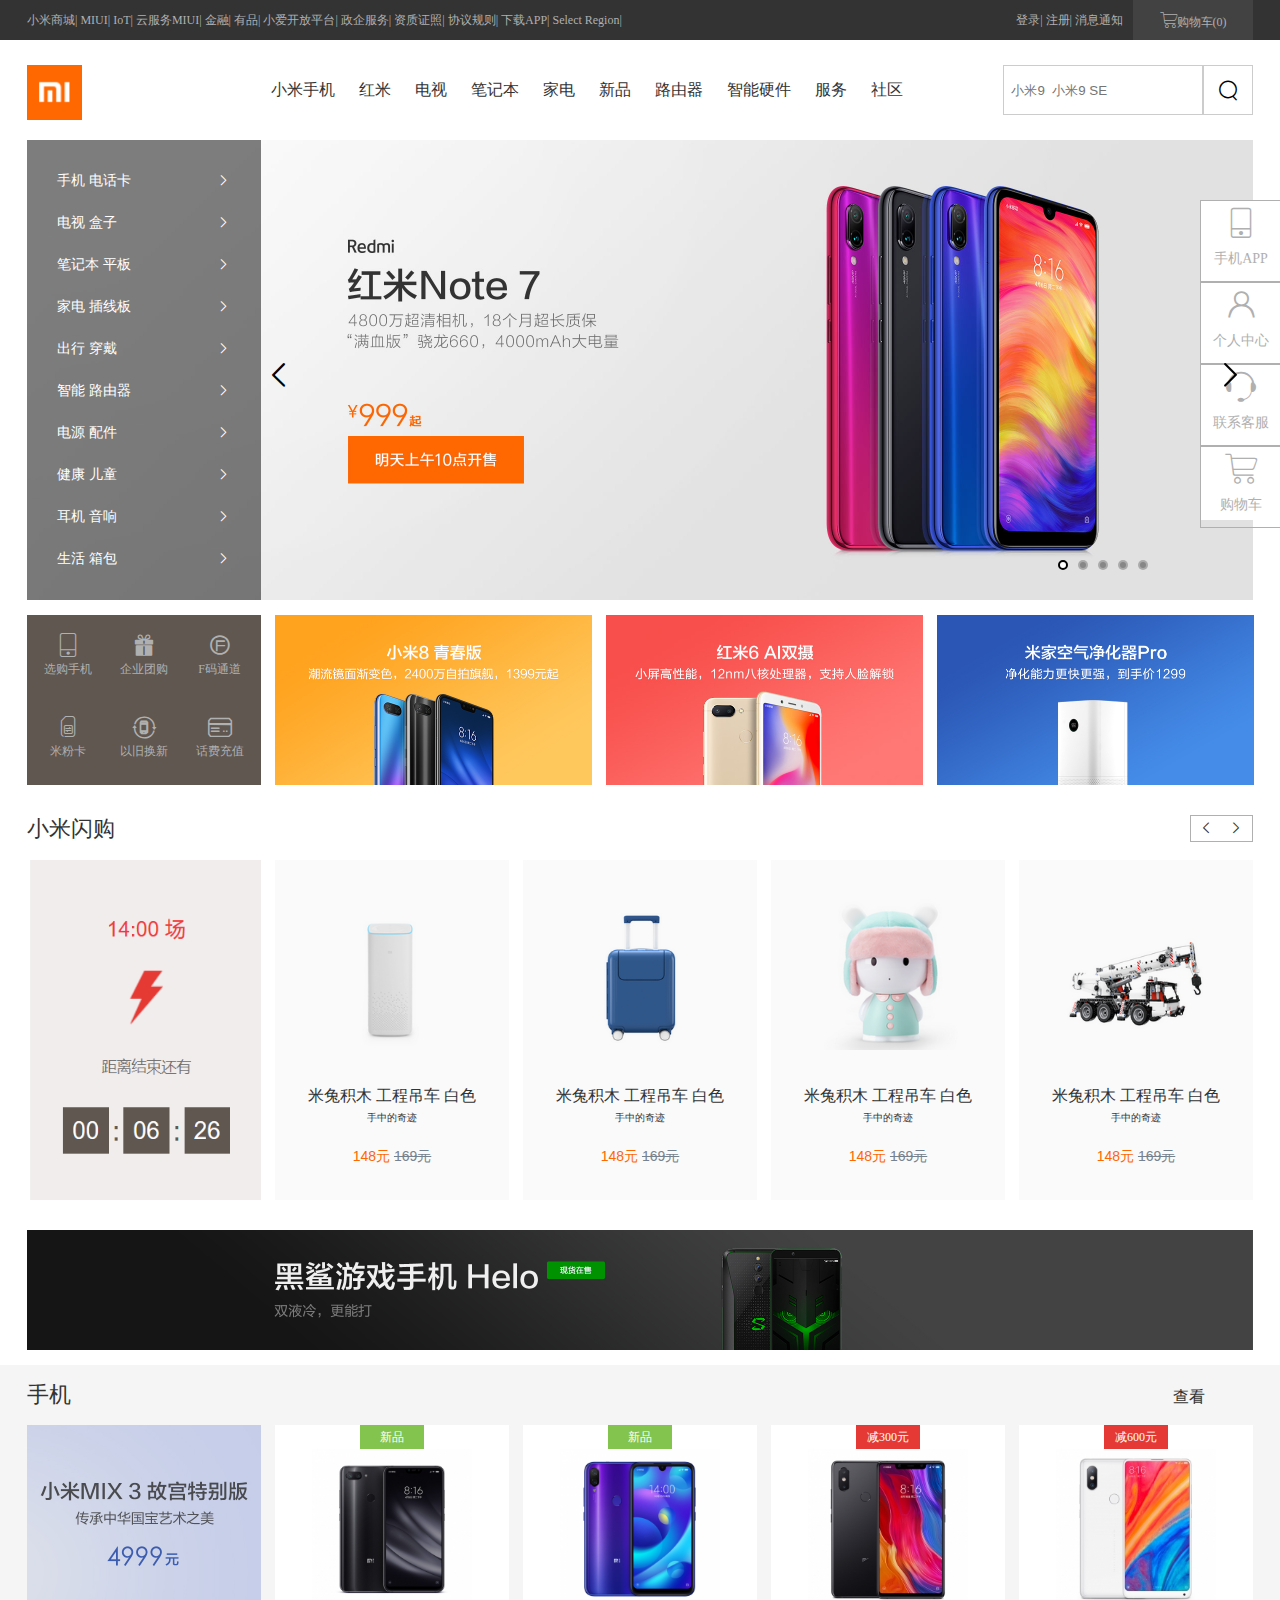
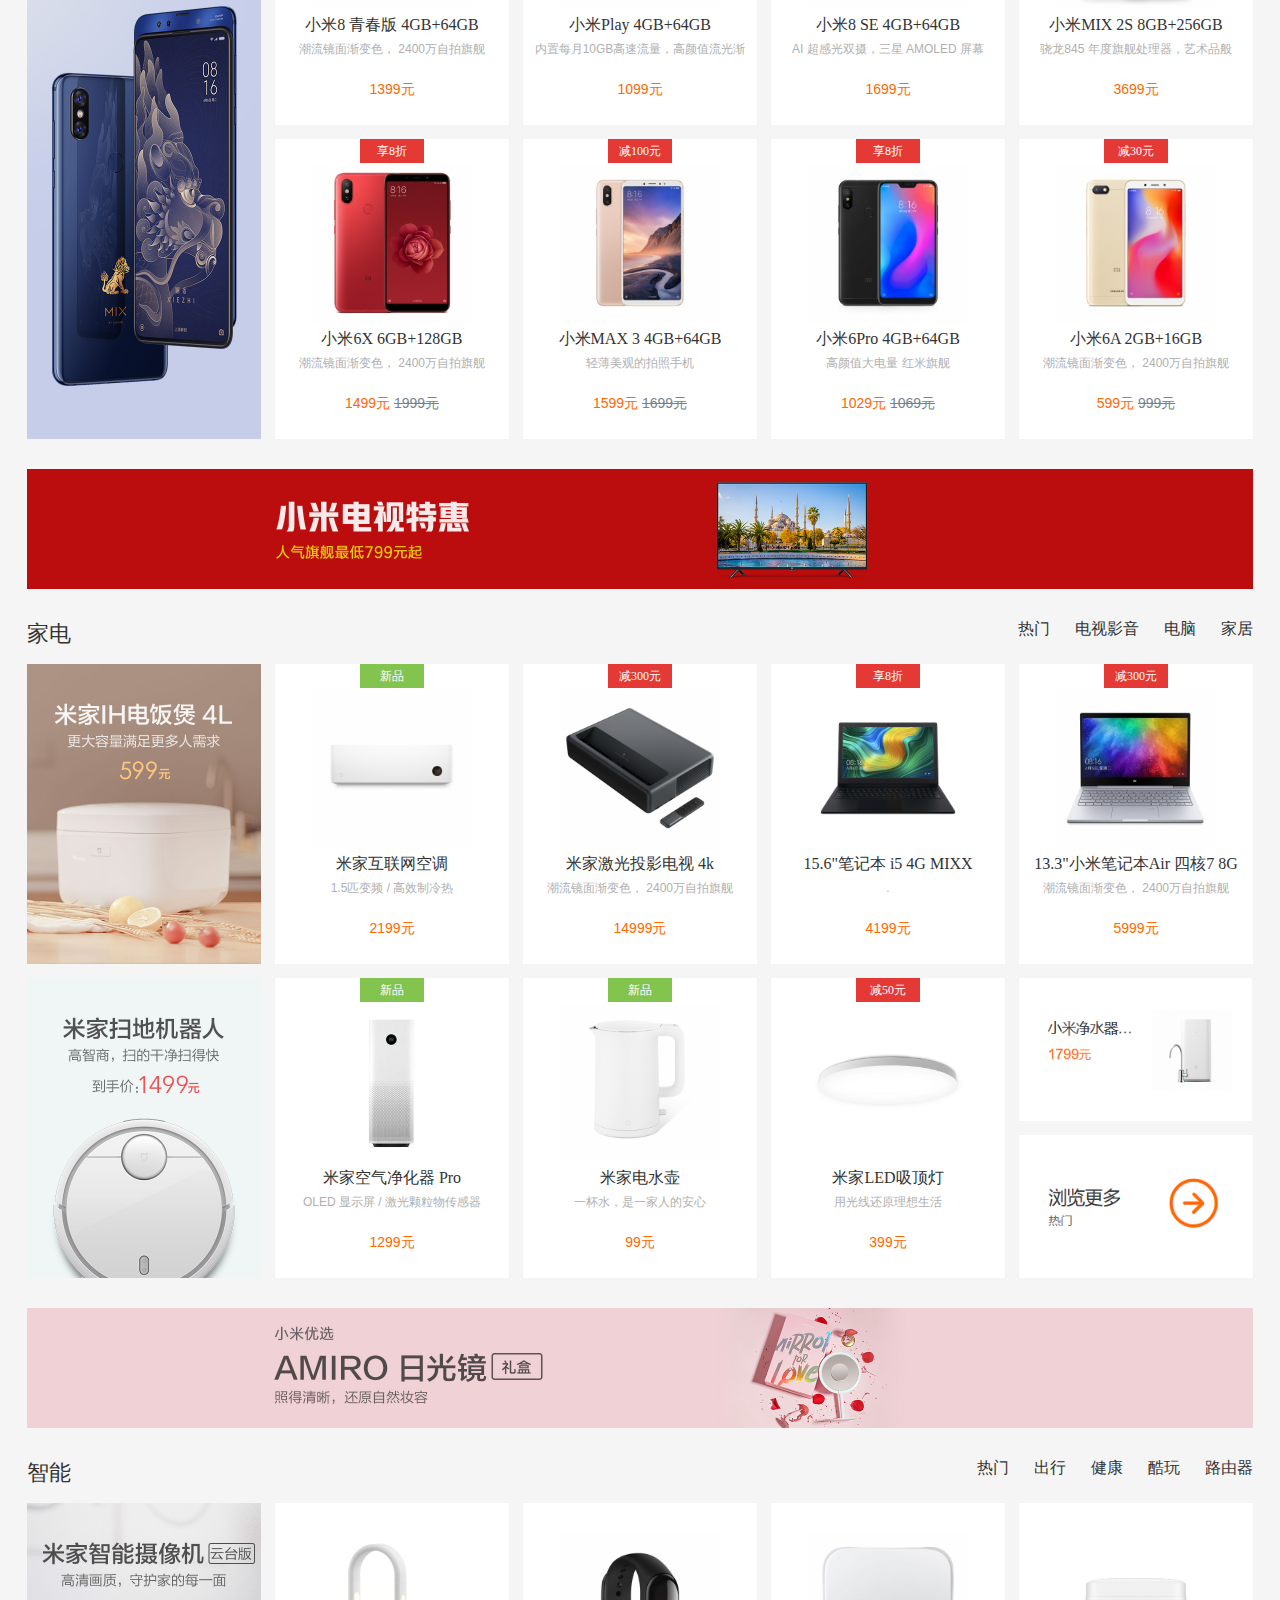
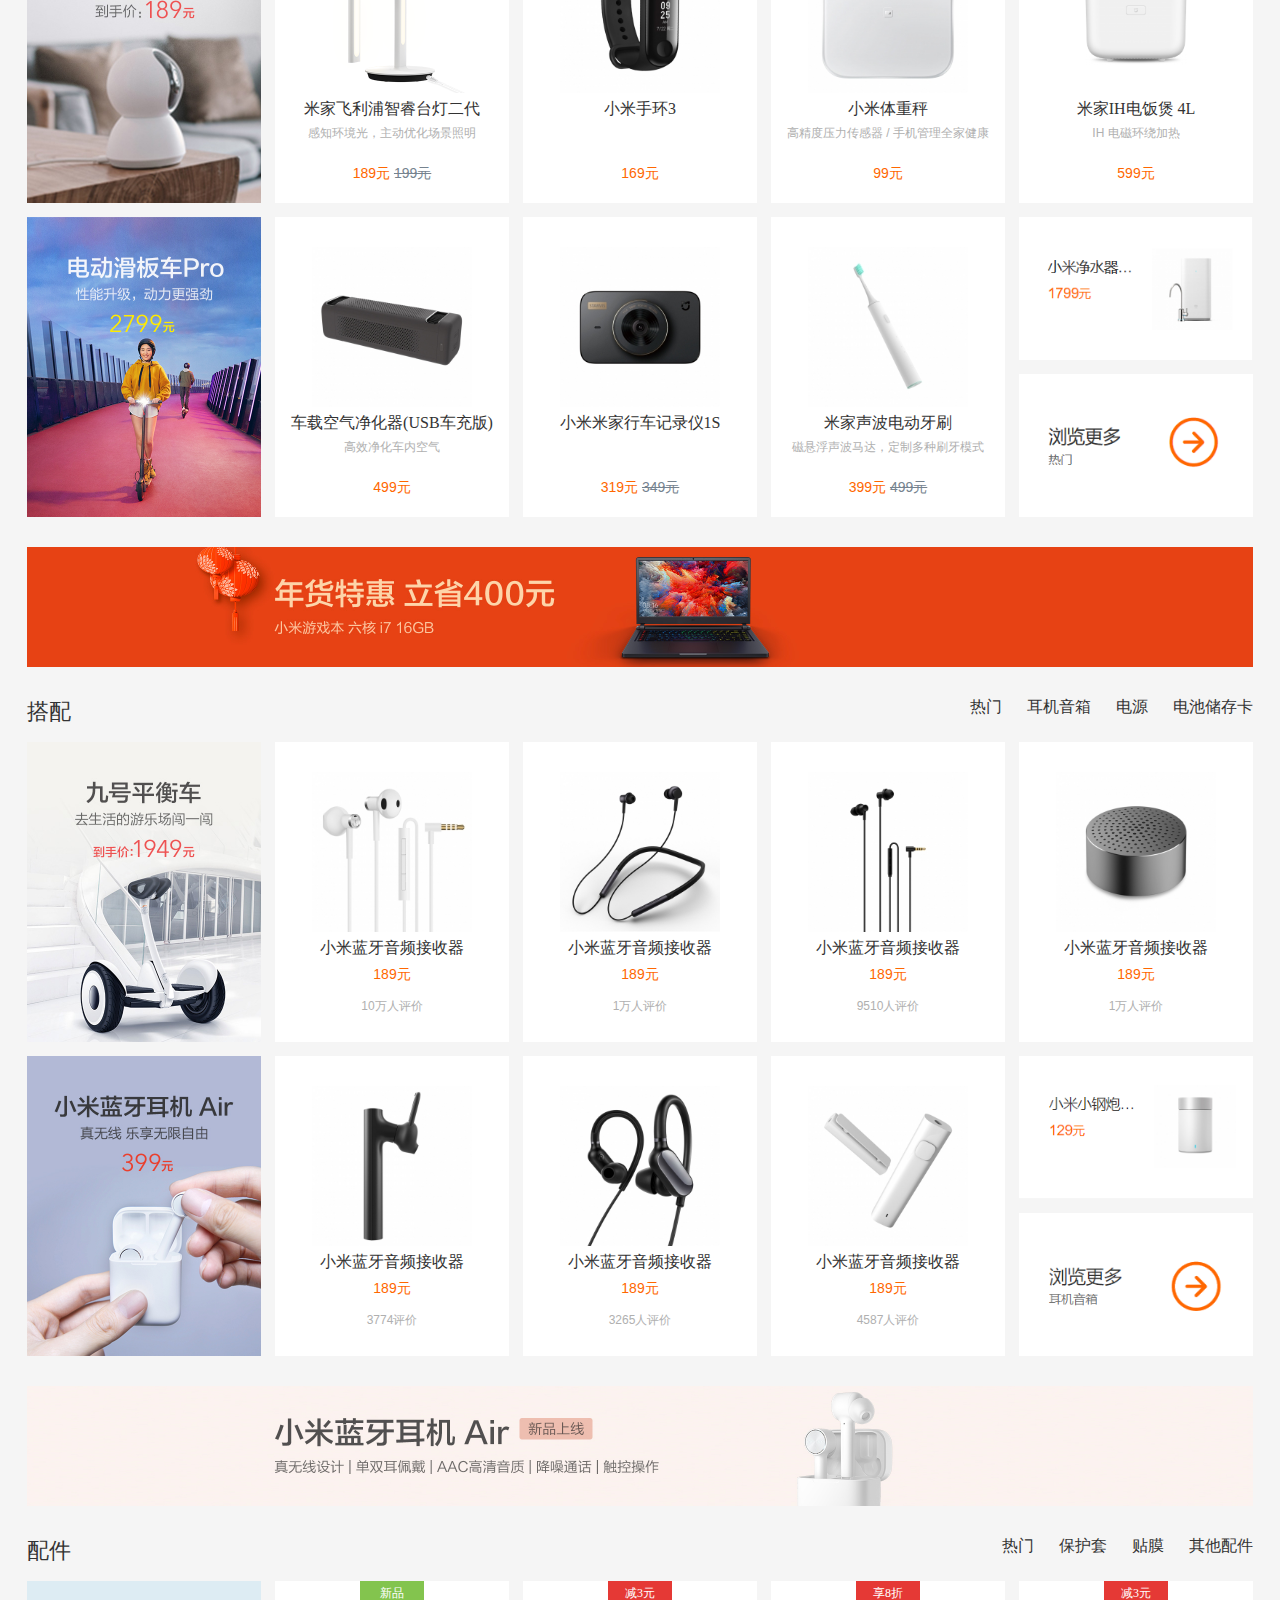
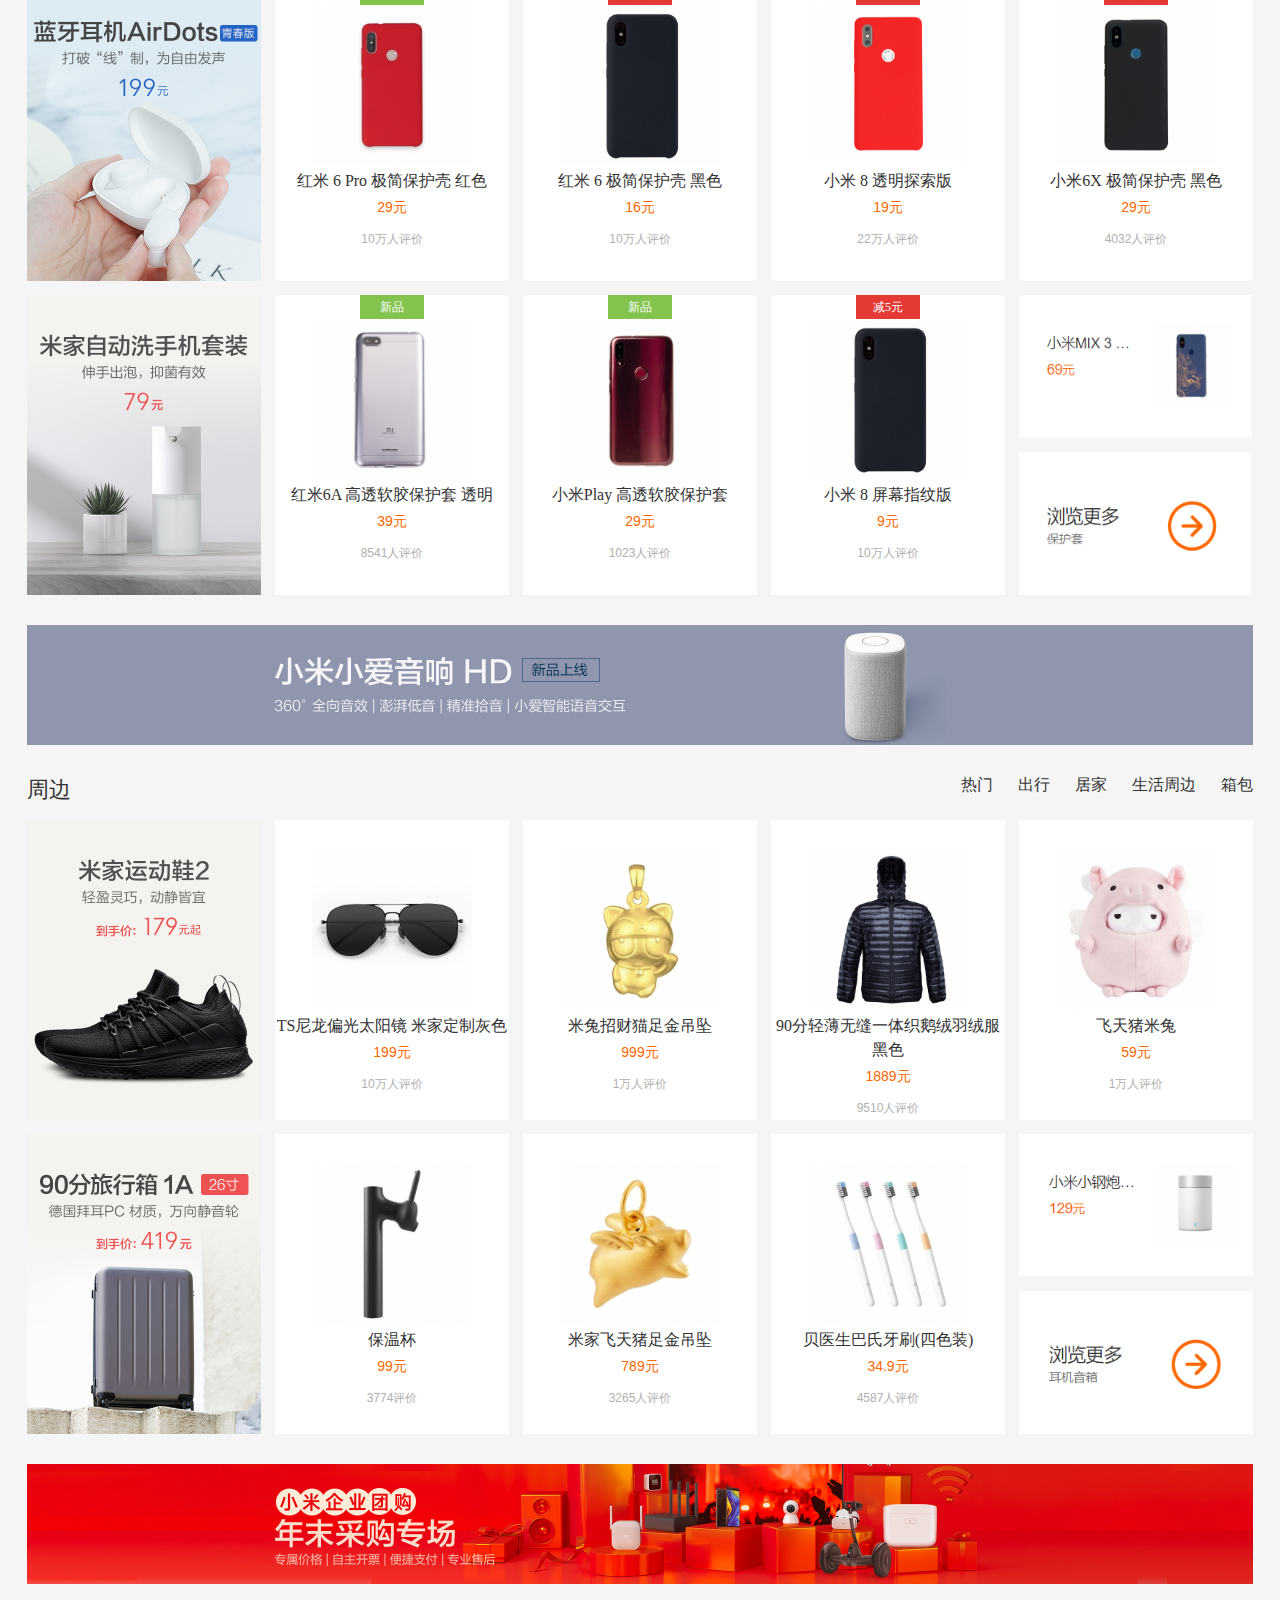
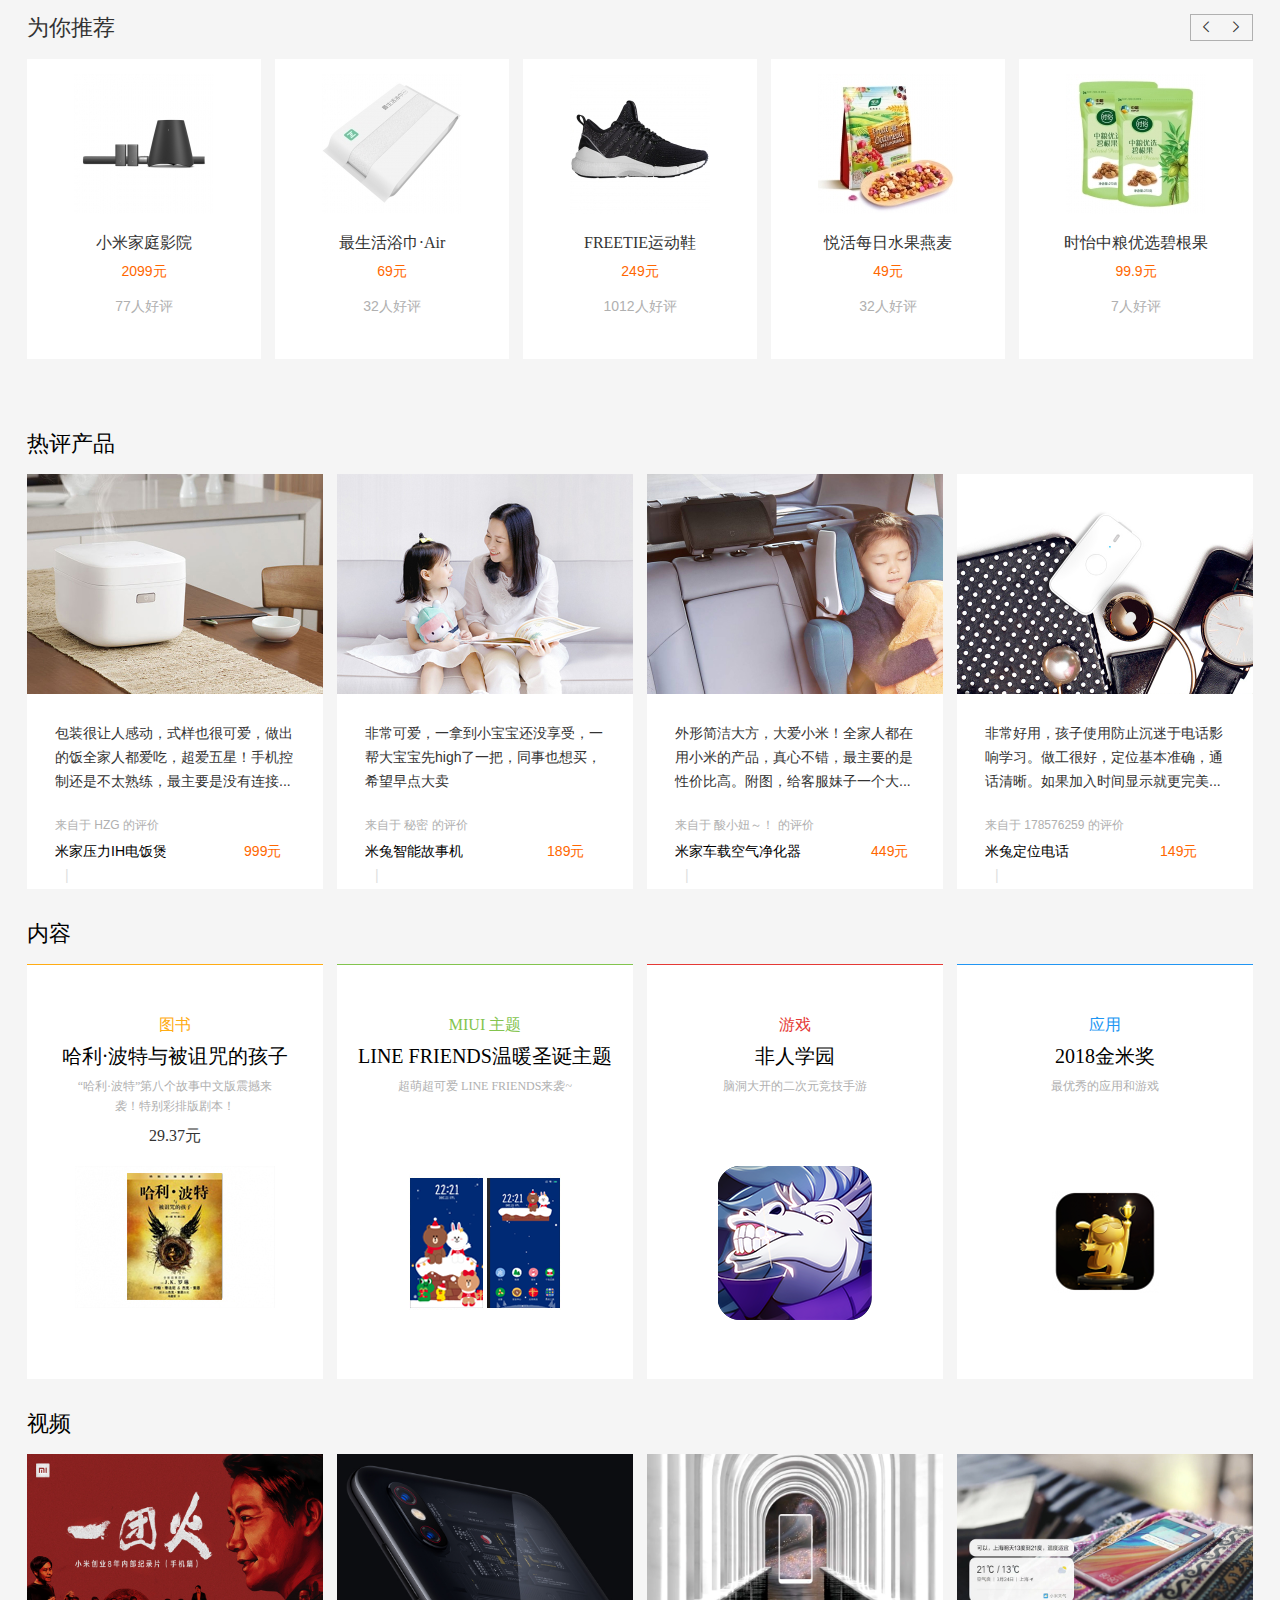
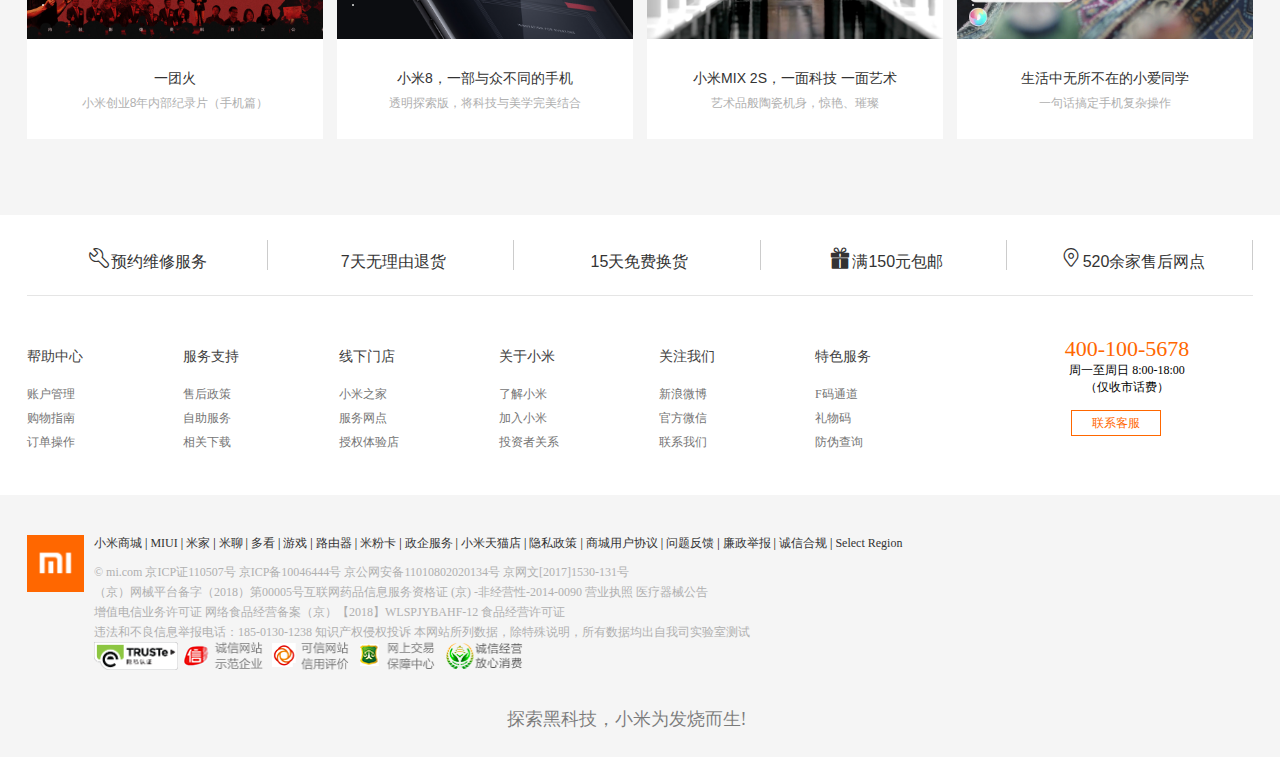
<file: xiaomi/index.html>
<!DOCTYPE html>
<html lang="en">
<head>
    <meta charset="UTF-8">
    <title>小米</title>
    <link rel="stylesheet" href="./css/index.css">
    <link rel="stylesheet" href="./css/iconfont.css">
    <link rel="stylesheet" href="//at.alicdn.com/t/font_1021802_2twxqutzgjt.css">
</head>
<body>
<div class="topBar">
    <div class="content">
        <div class="barNav">
            <a href="">小米商城</a><span>|</span>
            <a href="">MIUI</a><span>|</span>
            <a href="">IoT</a><span>|</span>
            <a href="">云服务</a><a href="">MIUI</a><span>|</span>
            <a href="">金融</a><span>|</span>
            <a href="">有品</a><span>|</span>
            <a href="">小爱开放平台</a><span>|</span>
            <a href="">政企服务</a><span>|</span>
            <a href="">资质证照</a><span>|</span>
            <a href="">协议规则</a><span>|</span>
            <a href="">下载APP</a><span>|</span>
            <a href="">Select Region</a><span>|</span>

        </div>

        <div class="barCart">

            <a href=""><i class="iconfont  icon-gouwuche"></i>购物车(0)</a>
        </div>
        <div class="barInfo">
            <a href="">登录</a><span>|</span>
            <a href="">注册</a><span>|</span>
            <a href="">消息通知</a>
        </div>

    </div>
</div>
<!--bar-->

<div class="head">
    <div class="headBar">
        <div class="headList">
            <div class="headPic">
                <img src="./img/mi.png" alt="">
            </div>
            <div class="headContent">
                <a href="">小米手机</a>
                <a href="">红米</a>
                <a href="">电视</a>
                <a href="">笔记本</a>
                <a href="">家电</a>
                <a href="">新品</a>
                <a href="">路由器</a>
                <a href="">智能硬件</a>
                <a href="">服务</a>
                <a href="">社区</a>
            </div>
            <div class="headSearch">
                <div class="headTxt">
                    <form method="get" id="myform">
                        <label><input type="text" form="myform" style="width: 198px;height: 48px;" placeholder="  小米9  小米9 SE"></label>
                    </form>
                </div>
                <div class="headCheck">
                    <i class="iconfont icon-sousuo-copy"></i>
                </div>
            </div>
        </div>
    </div>
</div>
<!--head-->
<div class="banner content">
    <ul class="imgBox">
        <li class="active"><a href=""><img src="./img/b5.jpg" alt=""></a></li>
        <li><a href=""><img src="./img/b2.jpg" alt=""></a></li>
        <li><a href=""><img src="./img/b3.jpg" alt=""></a></li>
        <li><a href=""><img src="./img/b4.jpg" alt=""></a></li>
        <li><a href=""><img src="./img/b1.jpg" alt=""></a></li>
    </ul>
    <ul class="pagerBox">
        <li class="active"></li>
        <li></li>
        <li></li>
        <li></li>
        <li></li>
    </ul>
    <ul class="left">
        <li class="iconfont icon-icon11"></li>
    </ul>
    <ul class="right">
        <li class="iconfont icon-icon1"></li>
    </ul>
    <script src="js/index.js"></script>
    <ul class="aslide">
        <li class="aslideList">
            <a href="">手机 电话卡 <i class="iconfont icon-icon1"></i></a>
            <a href="">电视 盒子 <i class="iconfont icon-icon1"></i></a>
            <a href="">笔记本 平板 <i class="iconfont icon-icon1"></i></a>
            <a href="">家电 插线板 <i class="iconfont icon-icon1"></i></a>
            <a href="">出行 穿戴 <i class="iconfont icon-icon1"></i></a>
            <a href="">智能 路由器 <i class="iconfont icon-icon1"></i></a>
            <a href="">电源 配件 <i class="iconfont icon-icon1"></i></a>
            <a href="">健康 儿童 <i class="iconfont icon-icon1"></i></a>
            <a href="">耳机 音响<i class="iconfont icon-icon1"></i></a>
            <a href="">生活 箱包 <i class="iconfont icon-icon1"></i></a>
        </li>
    </ul>


</div>
<!--banner-->

<div class="subRow">
    <div class="subList">
        <div class="showBuy">
            <div class="buyPhoto">
                <a href="">
                    <i class="iconfont icon-shouji"></i>
                    <p class="txt">选购手机</p>
                </a>
            </div>
            <div class="buyPhoto">
                <a href="">
                    <i class="iconfont icon-liwu"></i>
                    <p class="txt">企业团购</p>
                </a>
            </div>
            <div class="buyPhoto">
                <a href="">
                    <i class="iconfont icon-Fma"></i>
                    <p class="txt">F码通道</p>
                </a>
            </div>
            <div class="buyPhoto">
                <a href="">
                    <i class="iconfont icon-shoujiqia"></i>
                    <p class="txt">米粉卡</p>
                </a>
            </div>
            <div class="buyPhoto">
                <a href="">
                    <i class="iconfont icon-yijiuhuanxin"></i>
                    <p class="txt">以旧换新</p>
                </a>
            </div>
            <div class="buyPhoto">
                <a href="">
                    <i class="iconfont icon-huafeichongzhi"></i>
                    <p class="txt">话费充值</p>
                </a>
            </div>
        </div>
    </div>
    <div class="picture">
        <span><a href=""> <img src="./img/mi8.jpg" alt=""> </a> </span>
        <span><a href=""> <img src="./img/hong6.jpg" alt=""> </a> </span>
        <span><a href=""> <img src="./img/Pro.jpg" alt=""> </a> </span>
    </div>
</div>
<!--subRow-->
<div class="flash">
    <div class="flashBar">
        <div class="flashHead">
            <h2>小米闪购</h2>
            <div class="flashArrow">
                <div class="arrow">
                    <a href="">
                        <i class="iconfont icon-icon11"></i>
                    </a>
                </div>
                <div class="arrow">
                    <a href="" class="">
                        <i class="iconfont icon-icon1"></i>
                    </a>
                </div>
            </div>
        </div>
        <div class="flashPic">
            <div class="flashLeft">
                <img src="./img/daojishi.png" alt="">
            </div>
            <div class="flashImg">
                <i class="flashBg">
                    <a href="">
                        <img src="./img/diaoche.jpg" alt="">
                        <div class="bgList">
                            <h3 class="title" style="font-size: 16px ;font-weight: 300; line-height: 1.5;">米兔积木 工程吊车
                                白色</h3>
                            <p class="desc" style="font-size: 10px ;line-height: 2;">手中的奇迹</p>
                            <p class="price" style="font: 14px/4 'Microsoft YaHei',sans-serif;">
                                <span style="color: #ff6700">148元</span> <span
                                    style="color: #76838f; text-decoration:line-through; ">169元</span>
                            </p>
                        </div>
                    </a>
                </i>
                <i class="flashBg">
                    <a href="">
                        <img src="./img/tu.jpg" alt="">
                        <div class="bgList">
                            <h3 class="title" style="font-size: 16px ;font-weight: 300; line-height: 1.5;">米兔积木 工程吊车
                                白色</h3>
                            <p class="desc" style="font-size: 10px ;line-height: 2;">手中的奇迹</p>
                            <p class="price" style="font: 14px/4 'Microsoft YaHei',sans-serif;">
                                <span style="color: #ff6700">148元</span> <span
                                    style="color: #76838f; text-decoration:line-through; ">169元</span>
                            </p>
                        </div>
                    </a>
                </i>
                <i class="flashBg">
                    <a href="">
                        <img src="./img/laxiang.jpg" alt="">
                        <div class="bgList">
                            <h3 class="title" style="font-size: 16px ;font-weight: 300; line-height: 1.5;">米兔积木 工程吊车
                                白色</h3>
                            <p class="desc" style="font-size: 10px ;line-height: 2;">手中的奇迹</p>
                            <div class="price" style="font: 14px/4 'Microsoft YaHei',sans-serif;">
                                <span style="color: #ff6700">148元</span> <span
                                    style="color: #76838f; text-decoration:line-through; ">169元</span>
                            </div>
                        </div>
                    </a>
                </i>
                <i class="flashBg">
                    <a href="">
                        <img src="./img/8h.jpg" alt="">
                        <div class="bgList">
                            <h3 class="title" style="font-size: 16px ;font-weight: 300; line-height: 1.5;">米兔积木 工程吊车
                                白色</h3>
                            <p class="desc" style="font-size: 10px ;line-height: 2;">手中的奇迹</p>
                            <p class="price" style="font: 14px/4 'Microsoft YaHei',sans-serif;">
                                <span style="color: #ff6700">148元</span> <span
                                    style="color: #76838f; text-decoration:line-through; ">169元</span>
                            </p>
                        </div>
                    </a>
                </i>
            </div>
        </div>
    </div>
</div>
<!--flash-->
<div class="blackShark">
    <img src="./img/black.jpg" alt="">

</div>


<div class="homePage">
    <div class="phone">
        <div class="phoneBox">
            <div class="title">
                <div class="left">
                    <h2>手机</h2>
                </div>
                <div class="phoneCheck">
                    <a href="">查看</a>
                </div>
            </div>
            <div class="phonePic">
                <div class="phoneLeft">
                    <img src="./img/小米MIX3.jpg" alt="">
                </div>
                <div class="phoneRight" style="clear: both">
                    <div class="item">
                        <div class="itemTop">新品</div>
                        <a href="">
                            <img src="./img/phone1.jpg" alt="">
                            <h3 class="phoneTitle" style="font-size: 16px ;font-weight: 300; line-height: 1.5;">小米8 青春版
                                4GB+64GB</h3>
                        </a>
                        <p class="phoneDesc" style="font:12px/2 'Microsoft YaHei',sans-serif ; color: #b0b0b0;">潮流镜面渐变色，
                            2400万自拍旗舰</p>
                        <p class="phonePrice" style="font: 14px/4 'Microsoft YaHei',sans-serif;">
                            <span style="color: #ff6700">1399元</span>
                        </p>
                    </div>
                    <div class="item">
                        <div class="itemTop">新品</div>
                        <a href="">
                            <img src="./img/phone2.png" alt="">
                            <h3 class="phoneTitle" style="font-size: 16px ;font-weight: 300; line-height: 1.5;">小米Play
                                4GB+64GB</h3>
                        </a>
                        <p class="phoneDesc" style="font:12px/2 'Microsoft YaHei',sans-serif ; color: #b0b0b0;">
                            内置每月10GB高速流量，高颜值流光渐</p>
                        <p class="phonePrice" style="font: 14px/4 'Microsoft YaHei',sans-serif;">
                            <span style="color: #ff6700">1099元</span>
                        </p>
                    </div>
                    <div class="item">
                        <div class="itemTop1">减300元</div>
                        <a href="">
                            <img src="./img/phone3.jpg" alt="">
                            <h3 class="phoneTitle" style="font-size: 16px ;font-weight: 300; line-height: 1.5;">小米8 SE
                                4GB+64GB</h3>
                        </a>
                        <p class="phoneDesc" style="font:12px/2 'Microsoft YaHei',sans-serif ; color: #b0b0b0;">AI
                            超感光双摄，三星 AMOLED 屏幕</p>
                        <p class="phonePrice" style="font: 14px/4 'Microsoft YaHei',sans-serif;">
                            <span style="color: #ff6700">1699元</span>
                        </p>
                    </div>
                    <div class="item">
                        <div class="itemTop1">减600元</div>
                        <a href="">
                            <img src="./img/phone4.jpg" alt="">
                            <h3 class="phoneTitle" style="font-size: 16px ;font-weight: 300; line-height: 1.5;">小米MIX 2S
                                8GB+256GB</h3>
                        </a>
                        <p class="phoneDesc" style="font:12px/2 'Microsoft YaHei',sans-serif ; color: #b0b0b0;">骁龙845
                            年度旗舰处理器，艺术品般</p>
                        <p class="phonePrice" style="font: 14px/4 'Microsoft YaHei',sans-serif;">
                            <span style="color: #ff6700">3699元</span>
                        </p>
                    </div>
                    <div class="item">
                        <div class="itemTop1">享8折</div>
                        <a href="">
                            <img src="./img/phone5.jpg" alt="">
                            <h3 class="phoneTitle" style="font-size: 16px ;font-weight: 300; line-height: 1.5;">小米6X
                                6GB+128GB</h3>
                        </a>
                        <p class="phoneDesc" style="font:12px/2 'Microsoft YaHei',sans-serif ; color: #b0b0b0;">潮流镜面渐变色，
                            2400万自拍旗舰</p>
                        <p class="phonePrice" style="font: 14px/4 'Microsoft YaHei',sans-serif;">
                            <span style="color: #ff6700">1499元</span> <span
                                style="color: #76838f; text-decoration:line-through; ">1999元</span>
                        </p>
                    </div>

                    <div class="item">
                        <div class="itemTop1">减100元</div>
                        <a href="">
                            <img src="./img/phone6.jpg" alt="">
                            <h3 class="phoneTitle" style="font-size: 16px ;font-weight: 300; line-height: 1.5;">小米MAX 3
                                4GB+64GB</h3>
                        </a>
                        <p class="phoneDesc" style="font:12px/2 'Microsoft YaHei',sans-serif ; color: #b0b0b0;">
                            轻薄美观的拍照手机</p>
                        <p class="phonePrice" style="font: 14px/4 'Microsoft YaHei',sans-serif;">
                            <span style="color: #ff6700">1599元</span> <span
                                style="color: #76838f; text-decoration:line-through; ">1699元</span>
                        </p>
                    </div>
                    <div class="item">
                        <div class="itemTop1">享8折</div>
                        <a href="">
                            <img src="./img/phone7.jpg" alt="">
                            <h3 class="phoneTitle" style="font-size: 16px ;font-weight: 300; line-height: 1.5;">小米6Pro
                                4GB+64GB</h3>
                        </a>
                        <p class="phoneDesc" style="font:12px/2 'Microsoft YaHei',sans-serif ; color: #b0b0b0;">高颜值大电量
                            红米旗舰</p>
                        <p class="phonePrice" style="font: 14px/4 'Microsoft YaHei',sans-serif;">
                            <span style="color: #ff6700">1029元</span> <span
                                style="color: #76838f; text-decoration:line-through; ">1069元</span>
                        </p>
                    </div>
                    <div class="item">
                        <div class="itemTop1">减30元</div>
                        <a href="">
                            <img src="./img/phone8.jpg" alt="">
                            <h3 class="phoneTitle" style="font-size: 16px ;font-weight: 300; line-height: 1.5;">小米6A
                                2GB+16GB</h3>
                        </a>
                        <p class="phoneDesc" style="font:12px/2 'Microsoft YaHei',sans-serif ; color: #b0b0b0;">潮流镜面渐变色，
                            2400万自拍旗舰</p>
                        <p class="phonePrice" style="font: 14px/4 'Microsoft YaHei',sans-serif;">
                            <span style="color: #ff6700">599元</span> <span
                                style="color: #76838f; text-decoration:line-through; ">999元</span>
                        </p>
                    </div>
                </div>
            </div>
        </div>
    </div>
    <div class="miTv">
        <img src="./img/小米电视特惠.jpg" alt="">
    </div>
    <div class="homeElectric">
        <div class="homeBox">
            <div class="homeHead">
                <h2>家电</h2>
                <div class="homeContent">
                    <a href="">家居</a>
                    <a href="">电脑</a>
                    <a href="">电视影音</a>
                    <a href="">热门</a>
                </div>
            </div>
            <div class="homeItem">
                <div class="exposure">
                    <div class="homeWater">
                        <a href=""> <img src="./img/家电左1.jpg" alt=""></a>
                    </div>
                    <div class="homeRobot">
                        <a href=""> <img src="./img/家电左2.jpg" alt=""></a>
                    </div>
                </div>
                <div class="homeList">
                    <div class="homeRight" style="clear: both">
                        <div class="item">
                            <div class="itemTop">新品</div>
                            <a href="">
                                <img src="./img/home1.jpg" alt="">
                                <h3 class="phoneTitle" style="font-size: 16px ;font-weight: 300; line-height: 1.5;">
                                    米家互联网空调</h3>
                            </a>
                            <p class="phoneDesc" style="font:12px/2 'Microsoft YaHei',sans-serif ; color: #b0b0b0;">
                                1.5匹变频 / 高效制冷热</p>
                            <p class="phonePrice" style="font: 14px/4 'Microsoft YaHei',sans-serif;">
                                <span style="color: #ff6700">2199元</span>
                            </p>
                        </div>

                        <div class="item">
                            <div class="itemTop1">减300元</div>
                            <a href="">
                                <img src="./img/home2.jpg" alt="">
                                <h3 class="phoneTitle" style="font-size: 16px ;font-weight: 300; line-height: 1.5;">
                                    米家激光投影电视 4k</h3>
                            </a>
                            <p class="phoneDesc" style="font:12px/2 'Microsoft YaHei',sans-serif ; color: #b0b0b0;">
                                潮流镜面渐变色， 2400万自拍旗舰</p>
                            <p class="phonePrice" style="font: 14px/4 'Microsoft YaHei',sans-serif;">
                                <span style="color: #ff6700">14999元</span>
                            </p>
                        </div>

                        <div class="item">
                            <div class="itemTop1">享8折</div>
                            <a href="">
                                <img src="./img/home3.png" alt="">
                                <h3 class="phoneTitle" style="font-size: 16px ;font-weight: 300; line-height: 1.5;">
                                    15.6"笔记本 i5 4G MIXX</h3>
                            </a>
                            <p class="phoneDesc" style="font:12px/2 'Microsoft YaHei',sans-serif ; color: #b0b0b0;">
                                .</p>
                            <p class="phonePrice" style="font: 14px/4 'Microsoft YaHei',sans-serif;">
                                <span style="color: #ff6700">4199元</span>
                            </p>
                        </div>

                        <div class="item">
                            <div class="itemTop1">减300元</div>
                            <a href="">
                                <img src="./img/home4.jpg" alt="">
                                <h3 class="phoneTitle" style="font-size: 16px ;font-weight: 300; line-height: 1.5;">
                                    13.3"小米笔记本Air 四核7 8G</h3>
                            </a>
                            <p class="phoneDesc" style="font:12px/2 'Microsoft YaHei',sans-serif ; color: #b0b0b0;">
                                潮流镜面渐变色， 2400万自拍旗舰</p>
                            <p class="phonePrice" style="font: 14px/4 'Microsoft YaHei',sans-serif;">
                                <span style="color: #ff6700">5999元</span>
                            </p>
                        </div>

                        <div class="item">
                            <div class="itemTop">新品</div>
                            <a href="">
                                <img src="./img/home5.png" alt="">
                                <h3 class="phoneTitle" style="font-size: 16px ;font-weight: 300; line-height: 1.5;">
                                    米家空气净化器 Pro</h3>
                            </a>
                            <p class="phoneDesc" style="font:12px/2 'Microsoft YaHei',sans-serif ; color: #b0b0b0;">OLED
                                显示屏 / 激光颗粒物传感器</p>
                            <p class="phonePrice" style="font: 14px/4 'Microsoft YaHei',sans-serif;">
                                <span style="color: #ff6700">1299元</span>
                            </p>
                        </div>

                        <div class="item">
                            <div class="itemTop">新品</div>
                            <a href="">
                                <img src="./img/home6.jpg" alt="">
                                <h3 class="phoneTitle" style="font-size: 16px ;font-weight: 300; line-height: 1.5;">
                                    米家电水壶</h3>
                            </a>
                            <p class="phoneDesc" style="font:12px/2 'Microsoft YaHei',sans-serif ; color: #b0b0b0;">
                                一杯水，是一家人的安心</p>
                            <p class="phonePrice" style="font: 14px/4 'Microsoft YaHei',sans-serif;">
                                <span style="color: #ff6700">99元</span>
                            </p>
                        </div>

                        <div class="item">
                            <div class="itemTop1">减50元</div>
                            <a href="">
                                <img src="./img/home7.png" alt="">
                                <h3 class="phoneTitle" style="font-size: 16px ;font-weight: 300; line-height: 1.5;">
                                    米家LED吸顶灯</h3>
                            </a>
                            <p class="phoneDesc" style="font:12px/2 'Microsoft YaHei',sans-serif ; color: #b0b0b0;">
                                用光线还原理想生活</p>
                            <p class="phonePrice" style="font: 14px/4 'Microsoft YaHei',sans-serif;">
                                <span style="color: #ff6700">399元</span>
                            </p>
                        </div>

                        <div class="homeLast item" style="padding: 0;background: #f5f5f5;">
                            <a href="">
                            <span>
                                <img src="./img/home8.png" alt="">
                            </span>
                                <span>
                                <img src="./img/home9.png" alt="" style="margin-top: 10px; ">
                            </span>
                            </a>
                        </div>

                    </div>

                </div>
            </div>
        </div>

    </div>
    <div class="Amiro">
        <img src="./img/小米优选日光镜.jpg" alt="">
    </div>

    <div class="homeElectric">
        <div class="homeBox">
            <div class="homeHead">
                <h2>智能</h2>
                <div class="homeContent">
                    <a href="">路由器</a>
                    <a href="">酷玩</a>
                    <a href="">健康</a>
                    <a href="">出行</a>
                    <a href="">热门</a>

                </div>
            </div>
            <div class="homeItem">
                <div class="exposure">
                    <div class="homeWater">
                        <a href=""> <img src="./img/智能左1.jpg" alt=""></a>
                    </div>
                    <div class="homeRobot">
                        <a href=""> <img src="./img/智能左2.jpg" alt=""></a>
                    </div>
                </div>
                <div class="homeList">
                    <div class="homeRight" style="clear: both">
                        <div class="item">
                            <div class="itemContent">
                                <a href="">
                                    <img src="./img/智能1.png" alt="">
                                    <h3 class="phoneTitle" style="font-size: 16px ;font-weight: 300; line-height: 1.5;">
                                        米家飞利浦智睿台灯二代</h3>
                                </a>
                                <p class="phoneDesc" style="font:12px/2 'Microsoft YaHei',sans-serif ; color: #b0b0b0;">
                                    感知环境光，主动优化场景照明</p>
                                <p class="phonePrice" style="font: 14px/4 'Microsoft YaHei',sans-serif;">
                                    <span style="color: #ff6700">189元</span>
                                    <span style="color: #76838f; text-decoration:line-through; ">199元</span>
                                </p>
                            </div>
                        </div>

                        <div class="item">
                            <div class="itemContent">
                                <a href="">
                                    <img src="./img/智能2.jpg" alt="">
                                    <h3 class="phoneTitle" style="font-size: 16px ;font-weight: 300; line-height: 1.5;">
                                        小米手环3</h3>
                                </a>
                                <p class="phonePrice" style="font: 14px/7.5 'Microsoft YaHei',sans-serif;">
                                    <span style="color: #ff6700">169元</span>
                                </p>
                            </div>
                        </div>

                        <div class="item">
                            <div class="itemContent">
                                <a href="">
                                    <img src="./img/智能3.jpg" alt="">
                                    <h3 class="phoneTitle" style="font-size: 16px ;font-weight: 300; line-height: 1.5;">
                                        小米体重秤</h3>
                                </a>
                                <p class="phoneDesc" style="font:12px/2 'Microsoft YaHei',sans-serif ; color: #b0b0b0;">
                                    高精度压力传感器 / 手机管理全家健康</p>
                                <p class="phonePrice" style="font: 14px/4 'Microsoft YaHei',sans-serif;">
                                    <span style="color: #ff6700">99元</span>
                                </p>
                            </div>
                        </div>

                        <div class="item">
                            <div class="itemContent">
                                <a href="">
                                    <img src="./img/智能4.png" alt="">
                                    <h3 class="phoneTitle" style="font-size: 16px ;font-weight: 300; line-height: 1.5;">
                                        米家IH电饭煲 4L</h3>
                                </a>
                                <p class="phoneDesc" style="font:12px/2 'Microsoft YaHei',sans-serif ; color: #b0b0b0;">
                                    IH 电磁环绕加热 </p>
                                <p class="phonePrice" style="font: 14px/4 'Microsoft YaHei',sans-serif;">
                                    <span style="color: #ff6700">599元</span>
                                </p>
                            </div>
                        </div>

                        <div class="item">
                            <div class="itemContent">
                                <a href="">
                                    <img src="./img/智能5.jpg" alt="">
                                    <h3 class="phoneTitle" style="font-size: 16px ;font-weight: 300; line-height: 1.5;">
                                        车载空气净化器(USB车充版)</h3>
                                </a>
                                <p class="phoneDesc" style="font:12px/2 'Microsoft YaHei',sans-serif ; color: #b0b0b0;">
                                    高效净化车内空气</p>
                                <p class="phonePrice" style="font: 14px/4 'Microsoft YaHei',sans-serif;">
                                    <span style="color: #ff6700">499元</span>
                                </p>
                            </div>
                        </div>

                        <div class="item">
                            <div class="itemContent">
                                <a href="">
                                    <img src="./img/智能6.jpg" alt="">
                                    <h3 class="phoneTitle" style="font-size: 16px ;font-weight: 300; line-height: 1.5;">
                                        小米米家行车记录仪1S</h3>
                                </a>
                                <p class="phonePrice" style="font: 14px/7.5 'Microsoft YaHei',sans-serif;">
                                    <span style="color: #ff6700">319元</span>
                                    <span style="color: #76838f; text-decoration:line-through; ">349元</span>
                                </p>
                            </div>
                        </div>

                        <div class="item">
                            <div class="itemContent">
                                <a href="">
                                    <img src="./img/智能7.jpg" alt="">
                                    <h3 class="phoneTitle" style="font-size: 16px ;font-weight: 300; line-height: 1.5;">
                                        米家声波电动牙刷</h3>
                                </a>
                                <p class="phoneDesc" style="font:12px/2 'Microsoft YaHei',sans-serif ; color: #b0b0b0;">
                                    磁悬浮声波马达，定制多种刷牙模式</p>
                                <p class="phonePrice" style="font: 14px/4'Microsoft YaHei',sans-serif;">
                                    <span style="color: #ff6700">399元</span>
                                    <span style="color: #76838f; text-decoration:line-through; ">499元</span>
                                </p>
                            </div>
                        </div>

                        <div class="homeLast item" style="padding: 0;background: #f5f5f5;">
                            <a href="">
                            <span>
                                <img src="./img/home8.png" alt="">
                            </span>
                                <span>
                                <img src="./img/home9.png" alt="" style="margin-top: 10px; ">
                            </span>
                            </a>
                        </div>
                    </div>
                </div>
            </div>
        </div>
    </div>

    <div class="year">
        <img src="./img/年货特惠.jpg" alt="">
    </div>
    <div class="homeElectric">
        <div class="homeBox">
            <div class="homeHead">
                <h2>搭配</h2>
                <div class="homeContent">
                    <a href="">电池储存卡</a>
                    <a href="">电源</a>
                    <a href="">耳机音箱</a>
                    <a href="">热门</a>
                </div>
            </div>
            <div class="homeItem">
                <div class="exposure">
                    <div class="homeWater">
                        <a href=""> <img src="./img/搭配左1.jpg" alt=""></a>
                    </div>
                    <div class="homeRobot">
                        <a href=""> <img src="./img/搭配左2.jpg" alt=""></a>
                    </div>
                </div>
                <div class="homeList">
                    <div class="homeRight" style="clear: both">
                        <div class="item">
                            <div class="itemContent">
                                <a href="">
                                    <img src="./img/搭配1.jpg" alt="">
                                    <h3 class="phoneTitle" style="font-size: 16px ;font-weight: 300; line-height: 1.5;">
                                        小米蓝牙音频接收器</h3>
                                </a>
                                <p class="phonePrice" style="font: 14px/2'Microsoft YaHei',sans-serif;">
                                    <span style="color: #ff6700">189元</span>
                                </p>
                                <p class="phoneDesc" style="font:12px/3 'Microsoft YaHei',sans-serif ; color: #b0b0b0;">
                                    10万人评价</p>
                            </div>
                        </div>

                        <div class="item">
                            <div class="itemContent">
                                <a href="">
                                    <img src="./img/搭配2.jpg" alt="">
                                    <h3 class="phoneTitle" style="font-size: 16px ;font-weight: 300; line-height: 1.5;">
                                        小米蓝牙音频接收器</h3>
                                </a>
                                <p class="phonePrice" style="font: 14px/2'Microsoft YaHei',sans-serif;">
                                    <span style="color: #ff6700">189元</span>
                                </p>
                                <p class="phoneDesc" style="font:12px/3 'Microsoft YaHei',sans-serif ; color: #b0b0b0;">
                                    1万人评价</p>
                            </div>
                        </div>

                        <div class="item">
                            <div class="itemContent">
                                <a href="">
                                    <img src="./img/搭配3.jpg" alt="">
                                    <h3 class="phoneTitle" style="font-size: 16px ;font-weight: 300; line-height: 1.5;">
                                        小米蓝牙音频接收器</h3>
                                </a>
                                <p class="phonePrice" style="font: 14px/2'Microsoft YaHei',sans-serif;">
                                    <span style="color: #ff6700">189元</span>
                                </p>
                                <p class="phoneDesc" style="font:12px/3 'Microsoft YaHei',sans-serif ; color: #b0b0b0;">
                                    9510人评价</p>
                            </div>
                        </div>

                        <div class="item">
                            <div class="itemContent">
                                <a href="">
                                    <img src="./img/搭配4.jpg" alt="">
                                    <h3 class="phoneTitle" style="font-size: 16px ;font-weight: 300; line-height: 1.5;">
                                        小米蓝牙音频接收器</h3>
                                </a>
                                <p class="phonePrice" style="font: 14px/2'Microsoft YaHei',sans-serif;">
                                    <span style="color: #ff6700">189元</span>
                                </p>
                                <p class="phoneDesc" style="font:12px/3 'Microsoft YaHei',sans-serif ; color: #b0b0b0;">
                                    1万人评价</p>
                            </div>
                        </div>

                        <div class="item">
                            <div class="itemContent">
                                <a href="">
                                    <img src="./img/搭配5.jpg" alt="">
                                    <h3 class="phoneTitle" style="font-size: 16px ;font-weight: 300; line-height: 1.5;">
                                        小米蓝牙音频接收器</h3>
                                </a>
                                <p class="phonePrice" style="font: 14px/2'Microsoft YaHei',sans-serif;">
                                    <span style="color: #ff6700">189元</span>
                                </p>
                                <p class="phoneDesc" style="font:12px/3 'Microsoft YaHei',sans-serif ; color: #b0b0b0;">
                                    3774评价</p>
                            </div>
                        </div>
                        <div class="item">
                            <div class="itemContent">
                                <a href="">
                                    <img src="./img/搭配6.jpg" alt="">
                                    <h3 class="phoneTitle" style="font-size: 16px ;font-weight: 300; line-height: 1.5;">
                                        小米蓝牙音频接收器</h3>
                                </a>
                                <p class="phonePrice" style="font: 14px/2'Microsoft YaHei',sans-serif;">
                                    <span style="color: #ff6700">189元</span>
                                </p>
                                <p class="phoneDesc" style="font:12px/3 'Microsoft YaHei',sans-serif ; color: #b0b0b0;">
                                    3265人评价</p>
                            </div>
                        </div>

                        <div class="item">
                            <div class="itemContent">
                                <a href="">
                                    <img src="./img/搭配7.jpg" alt="">
                                    <h3 class="phoneTitle" style="font-size: 16px ;font-weight: 300; line-height: 1.5;">
                                        小米蓝牙音频接收器</h3>
                                </a>
                                <p class="phonePrice" style="font: 14px/2'Microsoft YaHei',sans-serif;">
                                    <span style="color: #ff6700">189元</span>
                                </p>
                                <p class="phoneDesc" style="font:12px/3 'Microsoft YaHei',sans-serif ; color: #b0b0b0;">
                                    4587人评价</p>
                            </div>
                        </div>

                        <div class="item">
                            <!--<div class="small">
                                <div class="smallBox">
                                    <div class="left">
                                        <p>小米小钢炮蓝牙音箱...</p>
                                        <p style="color: #ff6700;text-align: left;line-height: 2.5">189元</p>
                                    </div>
                                    <div class="right">
                                        <img src="./img/搭配small1.jpg" alt="">
                                    </div>
                                </div>
                            </div>
                            <div class="small"></div>-->
                            <img src="./img/搭配small.png" alt="" style="width: 100%;height: 100%">
                        </div>
                    </div>
                </div>
            </div>
        </div>

    </div>
    <div class="Air">
        <img src="./img/小米蓝牙耳机Air.jpg" alt="">
    </div>
    <div class="accessories homeElectric">
        <div class="homeBox">
            <div class="homeHead">
                <h2>配件</h2>
                <div class="homeContent">
                    <a href="">其他配件</a>
                    <a href="">贴膜</a>
                    <a href="">保护套</a>
                    <a href="">热门</a>
                </div>
            </div>
            <div class="homeItem">
                <div class="exposure">
                    <div class="homeWater">
                        <a href=""> <img src="./img/配件左1.jpg" alt=""></a>
                    </div>
                    <div class="homeRobot">
                        <a href=""> <img src="./img/配件左2.jpg" alt=""></a>
                    </div>
                </div>
                <div class="homeList">
                    <div class="homeRight" style="clear: both">
                        <div class="item">
                            <div class="itemTop">新品</div>
                            <a href="">
                                <img src="./img/配件1.jpg" alt="">
                                <h3 class="phoneTitle" style="font-size: 16px ;font-weight: 300; line-height: 1.5;">
                                    红米 6 Pro 极简保护壳 红色</h3>
                            </a>
                            <p class="phonePrice" style="font: 14px/2 'Microsoft YaHei',sans-serif;">
                                <span style="color: #ff6700">29元</span>
                            </p>
                            <p class="phoneDesc" style="font:12px/3 'Microsoft YaHei',sans-serif ; color: #b0b0b0;">
                                10万人评价</p>
                        </div>

                        <div class="item">
                            <div class="itemTop1">减3元</div>
                            <a href="">
                                <img src="./img/配件2.jpg" alt="">
                                <h3 class="phoneTitle" style="font-size: 16px ;font-weight: 300; line-height: 1.5;">
                                    红米 6 极简保护壳 黑色</h3>
                            </a>
                            <p class="phonePrice" style="font: 14px/2 'Microsoft YaHei',sans-serif;">
                                <span style="color: #ff6700">16元</span>
                            </p>
                            <p class="phoneDesc" style="font:12px/3 'Microsoft YaHei',sans-serif ; color: #b0b0b0;">
                                10万人评价</p>
                        </div>

                        <div class="item">
                            <div class="itemTop1">享8折</div>
                            <a href="">
                                <img src="./img/配件3.png" alt="">
                                <h3 class="phoneTitle" style="font-size: 16px ;font-weight: 300; line-height: 1.5;">
                                   小米 8 透明探索版</h3>
                            </a>
                            <p class="phonePrice" style="font: 14px/2 'Microsoft YaHei',sans-serif;">
                                <span style="color: #ff6700">19元</span>
                            </p>
                            <p class="phoneDesc" style="font:12px/3 'Microsoft YaHei',sans-serif ; color: #b0b0b0;">
                                22万人评价</p>

                        </div>

                        <div class="item">
                            <div class="itemTop1">减3元</div>
                            <a href="">
                                <img src="./img/配件4.jpg" alt="">
                                <h3 class="phoneTitle" style="font-size: 16px ;font-weight: 300; line-height: 1.5;">
                                    小米6X 极简保护壳 黑色</h3>
                            </a>
                            <p class="phonePrice" style="font: 14px/2 'Microsoft YaHei',sans-serif;">
                                <span style="color: #ff6700">29元</span>
                            </p>
                            <p class="phoneDesc" style="font:12px/3 'Microsoft YaHei',sans-serif ; color: #b0b0b0;">
                                4032人评价</p>
                        </div>

                        <div class="item">
                            <div class="itemTop">新品</div>
                            <a href="">
                                <img src="./img/配件5.jpg" alt="">
                                <h3 class="phoneTitle" style="font-size: 16px ;font-weight: 300; line-height: 1.5;">
                                    红米6A 高透软胶保护套 透明</h3>
                            </a>
                            <p class="phonePrice" style="font: 14px/2 'Microsoft YaHei',sans-serif;">
                                <span style="color: #ff6700">39元</span>
                            </p>
                            <p class="phoneDesc" style="font:12px/3 'Microsoft YaHei',sans-serif ; color: #b0b0b0;">
                                8541人评价</p>
                        </div>

                        <div class="item">
                            <div class="itemTop">新品</div>
                            <a href="">
                                <img src="./img/配件6.png" alt="">
                                <h3 class="phoneTitle" style="font-size: 16px ;font-weight: 300; line-height: 1.5;">
                                    小米Play 高透软胶保护套</h3>
                            </a>
                            <p class="phonePrice" style="font: 14px/2 'Microsoft YaHei',sans-serif;">
                                <span style="color: #ff6700">29元</span>
                            </p>
                            <p class="phoneDesc" style="font:12px/3 'Microsoft YaHei',sans-serif ; color: #b0b0b0;">
                                1023人评价</p>
                        </div>

                        <div class="item">
                            <div class="itemTop1">减5元</div>
                            <a href="">
                                <img src="./img/配件7.jpg" alt="">
                                <h3 class="phoneTitle" style="font-size: 16px ;font-weight: 300; line-height: 1.5;">
                                    小米 8 屏幕指纹版</h3>
                            </a>
                            <p class="phonePrice" style="font: 14px/2 'Microsoft YaHei',sans-serif;">
                                <span style="color: #ff6700">9元</span>
                            </p>
                            <p class="phoneDesc" style="font:12px/3 'Microsoft YaHei',sans-serif ; color: #b0b0b0;">
                                10万人评价</p>
                        </div>

                        <div class="item">
                            <!--<div class="small">
                                <div class="smallBox">
                                    <div class="left">
                                        <p>小米小钢炮蓝牙音箱...</p>
                                        <p style="color: #ff6700;text-align: left;line-height: 2.5">189元</p>
                                    </div>
                                    <div class="right">
                                        <img src="./img/搭配small1.jpg" alt="">
                                    </div>
                                </div>
                            </div>
                            <div class="small"></div>-->
                            <img src="./img/配件small.png" alt="" style="width: 100%;height: 100%">
                        </div>
                    </div>
                </div>
            </div>
        </div>
    </div>
    <div class=" sound ">
        <img src="./img/HD音响.jpg" alt="">
    </div>
    <div class="around homeElectric">
        <div class="homeBox">
            <div class="homeHead">
                <h2>周边</h2>
                <div class="homeContent">
                    <a href="">箱包</a>
                    <a href="">生活周边</a>
                    <a href="">居家</a>
                    <a href="">出行</a>
                    <a href="">热门</a>
                </div>
            </div>
            <div class="homeItem">
                <div class="exposure">
                    <div class="homeWater">
                        <a href=""> <img src="./img/周边左1.jpg" alt=""></a>
                    </div>
                    <div class="homeRobot">
                        <a href=""> <img src="./img/周边左2.jpg" alt=""></a>
                    </div>
                </div>
                <div class="homeList">
                    <div class="homeRight" style="clear: both">
                        <div class="item">
                            <div class="itemContent">
                                <a href="">
                                    <img src="./img/周边1.jpg" alt="">
                                    <h3 class="phoneTitle" style="font-size: 16px ;font-weight: 300; line-height: 1.5;">
                                        TS尼龙偏光太阳镜 米家定制灰色</h3>
                                </a>
                                <p class="phonePrice" style="font: 14px/2'Microsoft YaHei',sans-serif;">
                                    <span style="color: #ff6700">199元</span>
                                </p>
                                <p class="phoneDesc" style="font:12px/3 'Microsoft YaHei',sans-serif ; color: #b0b0b0;">
                                    10万人评价</p>
                            </div>
                        </div>

                        <div class="item">
                            <div class="itemContent">
                                <a href="">
                                    <img src="./img/周边2.jpg" alt="">
                                    <h3 class="phoneTitle" style="font-size: 16px ;font-weight: 300; line-height: 1.5;">
                                        米兔招财猫足金吊坠</h3>
                                </a>
                                <p class="phonePrice" style="font: 14px/2'Microsoft YaHei',sans-serif;">
                                    <span style="color: #ff6700">999元</span>
                                </p>
                                <p class="phoneDesc" style="font:12px/3 'Microsoft YaHei',sans-serif ; color: #b0b0b0;">
                                    1万人评价</p>
                            </div>
                        </div>

                        <div class="item">
                            <div class="itemContent">
                                <a href="">
                                    <img src="./img/周边3.jpg" alt="">
                                    <h3 class="phoneTitle" style="font-size: 16px ;font-weight: 300; line-height: 1.5;">
                                        90分轻薄无缝一体织鹅绒羽绒服 黑色</h3>
                                </a>
                                <p class="phonePrice" style="font: 14px/2'Microsoft YaHei',sans-serif;">
                                    <span style="color: #ff6700">1889元</span>
                                </p>
                                <p class="phoneDesc" style="font:12px/3 'Microsoft YaHei',sans-serif ; color: #b0b0b0;">
                                    9510人评价</p>
                            </div>
                        </div>

                        <div class="item">
                            <div class="itemContent">
                                <a href="">
                                    <img src="./img/周边4.jpg" alt="">
                                    <h3 class="phoneTitle" style="font-size: 16px ;font-weight: 300; line-height: 1.5;">
                                        飞天猪米兔</h3>
                                </a>
                                <p class="phonePrice" style="font: 14px/2'Microsoft YaHei',sans-serif;">
                                    <span style="color: #ff6700">59元</span>
                                </p>
                                <p class="phoneDesc" style="font:12px/3 'Microsoft YaHei',sans-serif ; color: #b0b0b0;">
                                    1万人评价</p>
                            </div>
                        </div>

                        <div class="item">
                            <div class="itemContent">
                                <a href="">
                                    <img src="./img/搭配5.jpg" alt="">
                                    <h3 class="phoneTitle" style="font-size: 16px ;font-weight: 300; line-height: 1.5;">
                                        保温杯</h3>
                                </a>
                                <p class="phonePrice" style="font: 14px/2'Microsoft YaHei',sans-serif;">
                                    <span style="color: #ff6700">99元</span>
                                </p>
                                <p class="phoneDesc" style="font:12px/3 'Microsoft YaHei',sans-serif ; color: #b0b0b0;">
                                    3774评价</p>
                            </div>
                        </div>
                        <div class="item">
                            <div class="itemContent">
                                <a href="">
                                    <img src="./img/周边6.jpg" alt="">
                                    <h3 class="phoneTitle" style="font-size: 16px ;font-weight: 300; line-height: 1.5;">
                                        米家飞天猪足金吊坠</h3>
                                </a>
                                <p class="phonePrice" style="font: 14px/2'Microsoft YaHei',sans-serif;">
                                    <span style="color: #ff6700">789元</span>
                                </p>
                                <p class="phoneDesc" style="font:12px/3 'Microsoft YaHei',sans-serif ; color: #b0b0b0;">
                                    3265人评价</p>
                            </div>
                        </div>

                        <div class="item">
                            <div class="itemContent">
                                <a href="">
                                    <img src="./img/周边7.jpg" alt="">
                                    <h3 class="phoneTitle" style="font-size: 16px ;font-weight: 300; line-height: 1.5;">
                                        贝医生巴氏牙刷(四色装)</h3>
                                </a>
                                <p class="phonePrice" style="font: 14px/2'Microsoft YaHei',sans-serif;">
                                    <span style="color: #ff6700">34.9元</span>
                                </p>
                                <p class="phoneDesc" style="font:12px/3 'Microsoft YaHei',sans-serif ; color: #b0b0b0;">
                                    4587人评价</p>
                            </div>
                        </div>

                        <div class="item">
                            <!--<div class="small">
                                <div class="smallBox">
                                    <div class="left">
                                        <p>小米小钢炮蓝牙音箱...</p>
                                        <p style="color: #ff6700;text-align: left;line-height: 2.5">189元</p>
                                    </div>
                                    <div class="right">
                                        <img src="./img/搭配small1.jpg" alt="">
                                    </div>
                                </div>
                            </div>
                            <div class="small"></div>-->
                            <img src="./img/搭配small.png" alt="" style="width: 100%;height: 100%">
                        </div>
                    </div>
                </div>
            </div>
        </div>

    </div>
    <div class="itemBox">
        <img src="./img/小米企业团购.jpg" alt="">
    </div>

    <div class="flash">
        <div class="flashBar">
            <div class="flashHead">
                <h2>为你推荐</h2>
                <div class="flashArrow">
                    <div class="arrow">
                        <a href="">
                            <i class="iconfont icon-icon11"></i>
                        </a>
                    </div>
                    <div class="arrow">
                        <a href="" class="">
                            <i class="iconfont icon-icon1"></i>
                        </a>
                    </div>
                </div>
            </div>
            <div class="flashPic">
                <div class="listBox">
                    <div class="itemCon">
                        <div class="itemContent">
                            <a href="">
                                <img src="./img/推荐.jpg" alt="">
                                <h3 class="phoneTitle" style="font-size: 16px ;font-weight: 300; ">小米家庭影院</h3>
                            </a>
                            <p class="phonePrice" style="font: 14px/1 'Microsoft YaHei',sans-serif;line-height: 2.5">
                                <span style="color: #ff6700">2099元</span>
                            </p>
                            <p class="phoneDesc" style="font:14px/2.5'Microsoft YaHei',sans-serif ; color: #b0b0b0;">
                                77人好评</p>

                        </div>
                    </div>

                    <div class="itemCon">
                        <div class="itemContent">
                            <a href="">
                                <img src="./img/推荐2.jpg" alt="">
                                <h3 class="phoneTitle" style="font-size: 16px ;font-weight: 300; ">最生活浴巾·Air</h3>
                            </a>
                            <p class="phonePrice" style="font: 14px/1 'Microsoft YaHei',sans-serif;line-height: 2.5">
                                <span style="color: #ff6700">69元</span>
                            </p>
                            <p class="phoneDesc" style="font:14px/2.5'Microsoft YaHei',sans-serif ; color: #b0b0b0;">
                                32人好评</p>
                        </div>
                    </div>

                    <div class="itemCon">
                        <div class="itemContent">
                            <a href="">
                                <img src="./img/推荐3.jpg" alt="">
                                <h3 class="phoneTitle" style="font-size: 16px ;font-weight: 300; ">FREETIE运动鞋</h3>
                            </a>
                            <p class="phonePrice" style="font: 14px/1 'Microsoft YaHei',sans-serif;line-height: 2.5">
                                <span style="color: #ff6700">249元</span>
                            </p>
                            <p class="phoneDesc" style="font:14px/2.5'Microsoft YaHei',sans-serif ; color: #b0b0b0;">
                                1012人好评</p>
                        </div>
                    </div>

                    <div class="itemCon">
                        <div class="itemContent">
                            <a href="">
                                <img src="./img/推荐4.jpg" alt="">
                                <h3 class="phoneTitle" style="font-size: 16px ;font-weight: 300; ">悦活每日水果燕麦</h3>
                            </a>
                            <p class="phonePrice" style="font: 14px/1 'Microsoft YaHei',sans-serif;line-height: 2.5">
                                <span style="color: #ff6700">49元</span>
                            </p>
                            <p class="phoneDesc" style="font:14px/2.5'Microsoft YaHei',sans-serif ; color: #b0b0b0;">
                                32人好评</p>
                        </div>
                    </div>

                    <div class="itemCon">
                        <div class="itemContent">
                            <a href="">
                                <img src="./img/推荐5.jpg" alt="">
                                <h3 class="phoneTitle" style="font-size: 16px ;font-weight: 300; ">时怡中粮优选碧根果</h3>
                            </a>
                            <p class="phonePrice" style="font: 14px/1 'Microsoft YaHei',sans-serif;line-height: 2.5">
                                <span style="color: #ff6700">99.9元</span>
                            </p>
                            <p class="phoneDesc" style="font:14px/2.5'Microsoft YaHei',sans-serif ; color: #b0b0b0;">
                                7人好评</p>
                        </div>
                    </div>

                </div>
            </div>
        </div>
    </div>
    <div class="product">
        <div class="productHead">
            <h2>热评产品</h2>
        </div>
        <div class="productBox">
            <div class="item">
                <img src="./img/热评产品1.jpg" alt="">
                <div class="text"><a href="">包装很让人感动，式样也很可爱，做出的饭全家人都爱吃，超爱五星！手机控制还是不太熟练，最主要是没有连接...</a></div>
                <p class="author">来自于 HZG 的评价</p>
                <p class="title">米家压力IH电饭煲
                    <span class="sep">|</span>
                </p>
                <p class="price">999元</p>

            </div>
            <div class="item">
                <img src="./img/热评产品2.jpg" alt="">
                <div class="text"><a href="">非常可爱，一拿到小宝宝还没享受，一帮大宝宝先high了一把，同事也想买，希望早点大卖</a></div>
                <p class="author">来自于 秘密 的评价</p>
                <p class="title">米兔智能故事机
                    <span class="sep">|</span>
                </p>
                <p class="price">189元</p>

            </div>
            <div class="item">
                <img src="./img/热评产品3.jpg" alt="">
                <div class="text"><a href="">外形简洁大方，大爱小米！全家人都在用小米的产品，真心不错，最主要的是性价比高。附图，给客服妹子一个大...</a></div>
                <p class="author">来自于 酸小妞～！ 的评价</p>
                <p class="title">米家车载空气净化器
                    <span class="sep">|</span>
                </p>
                <p class="price">449元</p>

            </div>
            <div class="item">
                <img src="./img/热评产品4.jpg" alt="">
                <div class="text"><a href="">非常好用，孩子使用防止沉迷于电话影响学习。做工很好，定位基本准确，通话清晰。如果加入时间显示就更完美...</a></div>
                <p class="author">来自于 178576259 的评价 </p>
                <p class="title">米兔定位电话
                    <span class="sep">|</span>
                </p>
                <p class="price">149元</p>

            </div>

        </div>
    </div>
    <div class="content product">
        <div class="productHead">
            <h2>内容</h2>
        </div>
        <div class="contentBox">
            <div class="item">
                <div class="arrowLeft">
                    <a href=""><i class="iconfont icon-icon11"></i></a>
                </div>
                <div class="arrowRight">
                    <a href=""><i class="iconfont icon-icon1"></i></a>
                </div>
                <div class="content-font">
                <p class="title">图书</p>
                <p class="name">哈利·波特与被诅咒的孩子</p>
                <p class="desc"><a href="">“哈利·波特”第八个故事中文版震撼来<br>袭！特别彩排版剧本！ </a></p>
                <p class="price"><a href="">29.37元</a></p>
                <a href=""><img src="./img/n1.png" alt=""></a>
                <div class="wrapper">
                    <div class="min"></div>
                    <a href=""><div class="min1"></div></a>
                    <a href=""><div class="min1"></div></a>
                </div>
                </div>
            </div>
            <div class="item" style="border-top-color: #83c44e;">
                <div class="arrowLeft">
                    <a href=""><i class="iconfont icon-icon11"></i></a>
                </div>
                <div class="arrowRight">
                    <a href=""><i class="iconfont icon-icon1"></i></a>
                </div>
                <p class="title" style="color: #83c44e">MIUI 主题</p>
                <p class="name">LINE FRIENDS温暖圣诞主题</p>
                <p class="desc"><a href="">超萌超可爱 LINE FRIENDS来袭~ </a></p>
                <p class="price"><a href=""></a></p>
                <a href=""><img src="./img/n2.png" alt=""></a>
                <div class="wrapper">
                    <div class="min"></div>
                    <a href=""><div class="min1"></div></a>
                    <a href=""><div class="min1"></div></a>
                    <a href=""><div class="min1"></div></a>
                </div>
            </div>
            <div class="item" style="border-top-color: #e53935;">
                <div class="arrowLeft">
                    <a href=""><i class="iconfont icon-icon11"></i></a>
                </div>
                <div class="arrowRight">
                    <a href=""><i class="iconfont icon-icon1"></i></a>
                </div>
                <p class="title" style="color: #e53935">游戏</p>
                <p class="name">非人学园</p>
                <p class="desc"><a href="">脑洞大开的二次元竞技手游 </a></p>
                <p class="price"><a href=""></a></p>
                <a href=""><img src="./img/n3.png" alt=""></a>
                <div class="wrapper">
                    <div class="min"></div>
                    <a href=""><div class="min1"></div></a>
                    <a href=""><div class="min1"></div></a>
                    <a href=""><div class="min1"></div></a>
                </div>
            </div>
            <div class="item" style="border-top-color: #2196f3;">
                <div class="arrowLeft">
                    <a href=""><i class="iconfont icon-icon11"></i></a>
                </div>
                <div class="arrowRight">
                    <a href=""><i class="iconfont icon-icon1"></i></a>
                </div>
                <p class="title" style="color: #2196f3">应用</p>
                <p class="name">2018金米奖</p>
                <p class="desc"><a href="">最优秀的应用和游戏 </a></p>
                <p class="price"><a href=""></a></p>
                <a href=""><img src="./img/n4.png" alt=""></a>
                <div class="wrapper">
                    <div class="min"></div>
                    <a href=""><div class="min1"></div></a>
                    <a href=""><div class="min1"></div></a>
                    <a href=""><div class="min1"></div></a>
                </div>
            </div>
        </div>
    </div>
    <div class="video">
        <div class="videoHead">
            <h2>视频</h2>
        </div>
        <div class="videoBox">
            <div class="item">
                <a href=""><img src="./img/视频1.jpg" alt=""></a>
                <a href=""><i class="iconfont icon-bofang1"></i></a>
                <div class="title"><a href="">一团火</a></div>
                <p class="text">小米创业8年内部纪录片（手机篇）</p>
            </div>
            <div class="item">
                <a href=""><img src="./img/视频2.jpg" alt=""></a>
                <a href=""><i class="iconfont icon-bofang1"></i></a>
                <div class="title"><a href="">小米8，一部与众不同的手机</a></div>
                <p class="text">透明探索版，将科技与美学完美结合 </p>
            </div>
            <div class="item">
                <a href=""><img src="./img/视频3.jpg" alt=""></a>
                <a href=""><i class="iconfont icon-bofang1"></i></a>
                <div class="title"><a href="">小米MIX 2S，一面科技 一面艺术</a></div>
                <p class="text">艺术品般陶瓷机身，惊艳、璀璨</p>

            </div>
            <div class="item">
                <a href=""><img src="./img/视频4.jpg" alt=""></a>
                <a href=""><i class="iconfont icon-bofang"></i></a>
                <div class="title"><a href="">生活中无所不在的小爱同学</a></div>
                <p class="text">一句话搞定手机复杂操作</p>
            </div>
        </div>
    </div>
</div>
<div class="footer">
    <div class="footerService">
        <ul>
            <li><a href=""><i class="iconfont icon-weixiu"></i>预约维修服务</a></li>
            <li><a href=""><i class="iconfont icon-tian"></i>7天无理由退货</a></li>
            <li><a href=""><i class="iconfont icon-tian1"></i>15天免费换货</a></li>
            <li><a href=""><i class="iconfont icon-liwu"></i>满150元包邮</a></li>
            <li><a href=""><i class="iconfont icon-dizhixitong"></i>520余家售后网点</a></li>
        </ul>
    </div>

    <div class="footerBottom">
        <div class="bottomBox">
            <ul class="bt">
                <li class="zx">帮助中心</li>
                <li><a href="">账户管理</a></li>
                <li><a href="">购物指南</a></li>
                <li><a href="">订单操作</a></li>
            </ul>
            <ul class="bt">
                <li class="zx">服务支持</li>
                <li><a href="">售后政策</a></li>
                <li><a href="">自助服务</a></li>
                <li><a href="">相关下载</a></li>
            </ul>
            <ul class="bt">
                <li class="zx">线下门店</li>
                <li><a href="">小米之家</a></li>
                <li><a href="">服务网点</a></li>
                <li><a href="">授权体验店</a></li>
            </ul>
            <ul class="bt">
                <li class="zx">关于小米</li>
                <li><a href="">了解小米</a></li>
                <li><a href="">加入小米</a></li>
                <li><a href="">投资者关系</a></li>
            </ul>
            <ul class="bt">
                <li class="zx">关注我们</li>
                <li><a href="">新浪微博</a></li>
                <li><a href="">官方微信</a></li>
                <li><a href="">联系我们</a></li>
            </ul>
            <ul class="bt">
                <li class="zx">特色服务</li>
                <li><a href="">F码通道</a></li>
                <li><a href="">礼物码</a></li>
                <li><a href="">防伪查询</a></li>
            </ul>

            <div class="fotse">
                <p class="phone1">400-100-5678</p>
                <p>周一至周日 8:00-18:00</p>
                <p>（仅收市话费）</p>
                <a href=""><i class="iconfont icon-xiaoxi"></i>联系客服</a>
            </div>
        </div>
    </div>
</div>

<!--footer-->
<div class="siteInfo">
    <div class="container">
        <div class="log"><img src="./img/mi.png" alt=""></div>
        <div class="infoText">
            <p class="sites">
                <a href="">小米商城</a>
                <span>|</span>
                <a href="">MIUI</a>
                <span>|</span>
                <a href="">米家</a>
                <span>|</span>
                <a href="">米聊</a>
                <span>|</span>
                <a href="">多看</a>
                <span>|</span>
                <a href="">游戏</a>
                <span>|</span>
                <a href="">路由器</a>
                <span>|</span>
                <a href="">米粉卡</a>
                <span>|</span>
                <a href="">政企服务</a>
                <span>|</span>
                <a href="">小米天猫店</a>
                <span>|</span>
                <a href="">隐私政策</a>
                <span>|</span>
                <a href="">商城用户协议</a>
                <span>|</span>
                <a href="">问题反馈</a>
                <span>|</span>
                <a href="">廉政举报</a>
                <span>|</span>
                <a href="">诚信合规</a>
                <span>|</span>
                <a href="">Select Region</a>
            </p>
        </div>
        <div class="text">
            <p>
                <a href="">© mi.com</a> 京ICP证110507号 <a href="">京ICP备10046444号 </a><a href="">京公网安备11010802020134号</a>
                <a href="">京网文[2017]1530-131号</a>
            </p>
            <p>
                <a href="">（京）网械平台备字（2018）第00005号</a><a href="">互联网药品信息服务资格证 (京) -非经营性-2014-0090</a> <a href="">
                营业执照</a>
                <a href="">医疗器械公告</a>
            </p>
            <p>
                <a href="">增值电信业务许可证</a> 网络食品经营备案（京）【2018】WLSPJYBAHF-12 <a href="">食品经营许可证</a>
            </p>
            <p>
                违法和不良信息举报电话：185-0130-1238 <a href="">知识产权侵权投诉</a> 本网站所列数据，除特殊说明，所有数据均出自我司实验室测试
            </p>
            <p class="tu">
                <a href=""> <img src="./img/z1.png" alt=""></a>
                <a href=""><img src="./img/z2.png" alt=""></a>
                <a href=""><img src="./img/z3.png" alt=""></a>
                <a href=""><img src="./img/z4.png" alt=""></a>
                <a href=""><img src="./img/z5.png" alt=""></a>
            </p>
        </div>
    </div>
    <div class="slogan">
        <p>探索黑科技，小米为发烧而生!</p>
    </div>
</div>
<!--siteInfo-->


<div class=" fixed" style="z-index: 999;">
    <div class="fixedBox">
        <a href=""><i class="iconfont icon-shouji"></i>
            <br>
            手机APP</a>
        <div class="ewm">
            <div class="ewmm">
                <img src="./img/二维码.png" alt="">
                <p style="margin-top:-10px;">手机扫一扫</p>
                <p>一分赢好礼</p>
            </div>
        </div>
    </div>
    <script src="js/ewm.js"></script>
    <div class="fixedBox">
        <a href=""><i class="iconfont icon-iconfonticon5"></i>
            <br>
            个人中心</a>
    </div>
    <div class="fixedBox">
        <a href=""><i class="iconfont icon-kefu-copy"></i>
            <br>
            联系客服</a>
    </div>
    <div class="fixedBox">
        <a href=""><i class="iconfont icon-gouwuche"></i>
            <br>
            购物车</a>
    </div>
</div>
<!--fixed-->
</body>
</html>
</file>
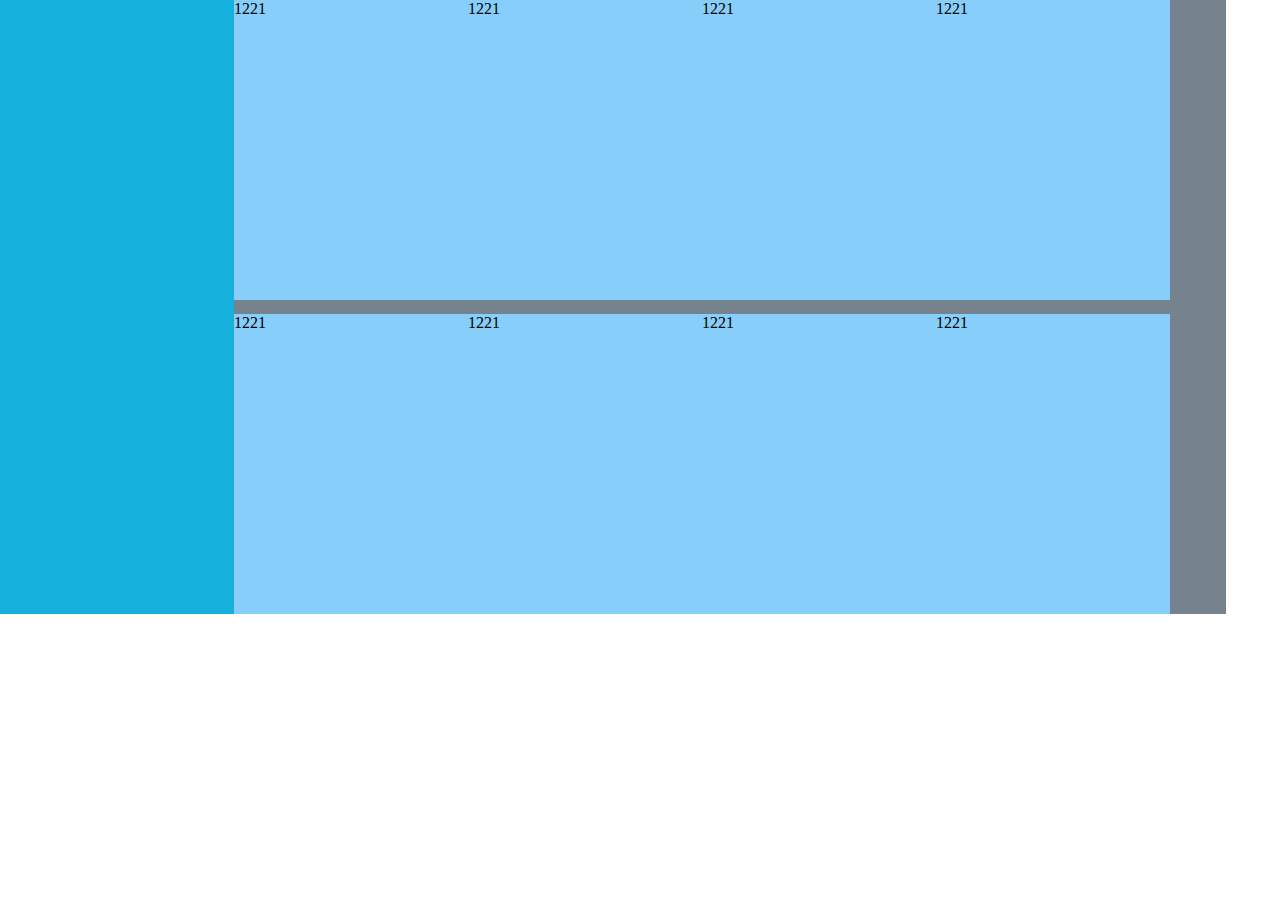
<file: xiaomi/112.html>
<!doctype html>
<html lang="en">
<head>
    <meta charset="UTF-8">
    <meta name="viewport"
          content="width=device-width, user-scalable=no, initial-scale=1.0, maximum-scale=1.0, minimum-scale=1.0">
    <meta http-equiv="X-UA-Compatible" content="ie=edge">
    <title>Document</title>
    <style>
        *{
            margin: 0;
            padding: 0;
            list-style: none;
        }
        .phonePic{
            width: 1226px;
            height: 614px;
            background: orange;
        }
        .phonePic .phoneLeft{
            display: inline-block;
            width: 234px;
            height: 614px;
            background: #16b0dc;
        }
        .phonePic .phoneLeft img{
            width: 100%;
            height: 100%;
        }
        .phonePic .phoneRight{
            float: right;
            width: 992px;
            height: 614px;
            background: #76838f;
            margin: 0;

        }
        .phonePic .phoneRight div{
            float: left;
            display: inline-block;
            margin: 0 0 14px 0;
            width: 234px;
            height: 300px;
            background: lightskyblue;

        }
    </style>
</head>
<body>
<div class="phonePic">
    <div class="phoneLeft">

    </div>
    <div class="phoneRight" style="clear: both">
        <div> <p>1221</p></div>
        <div> <p>1221</p></div>
        <div> <p>1221</p></div>
        <div> <p>1221</p></div>
        <div> <p>1221</p></div>
        <div> <p>1221</p></div>
        <div> <p>1221</p></div>
        <div> <p>1221</p></div>


    </div>
</div>
</body>
</html>
</file>
<file: xiaomi/css/index.css>
@import url(basis.css);
body{list-style: none;
    padding: 0;
    margin: 0;
}
input{
    border: 1px solid #ccc;
}
html,body,h1,h2,h3,h4,h5,h6,p,pre,ul,ol,li,form,input,textarea{
    margin: 0;
    padding: 0;
    list-style: none;
}
.topBar{
    height: 40px;
    background: #333333;
}
.content{
    width: 1226px;
    height: 100%;
    margin:0 auto;
}
.barNav{
    float: left;
    /*width: 667px;*/
    height: 100%;
    /*background: red;*/
    font-size: 12px;
    color: #b0b0b0;
    line-height: 40px;
}
.barNav a,.barInfo a,.barCart a{
    font-size: 12px;
    color: #b0b0b0;
}

.barNav a:hover,.barInfo a:hover{
    color: #fff;
}
.barCart{
    float:right ;
    width: 120px;
    height: 100%;
    background: #424242;
    text-align: center;
    line-height: 40px;

}

 .iconfont a{
    color: #b0b0b0;
}
.barCart a:hover{
    color:#ff6700
}
.iconfont a:hover{
    color:#ff6700 ;
}

.barInfo{
    float: right;
/*    width: 142px;*/
    height: 100%;
    /*background: yellow;*/
    line-height: 40px;
    font-size: 12px;
    color: #b0b0b0;
    padding: 0 10px;
}
/*top*/



.head{
    height: 100px;
}
.headBar{
    width: 1226px;
    height: 100px;
    margin: 0 auto;
    /*background: #16b0dc;*/
}
.headPic{
    float: left;
    width: 234px;
    height: 100px;
    /*background: #76838f;*/
    position: relative;
    top:25px;

}
.headPic img{
    height: 55px;
    width: 55px;
}

.headContent{
    float: left;
    height: 100px;
    width: 670px;
    /*background: black;*/
    line-height: 100px;
}
.headSearch{
    float: right;
    width: 250px;
    height:50px;
    margin-top: 25px;
    /*background: #333;*/
}
.headTxt{
    float: left;
    width: 200px;
    height: 50px;
    box-sizing: border-box;
    /*background: #16b0dc;*/
}
 .headCheck{
     float: right;
    height: 50px;
    width: 50px;
    /*background:blue;*/
     border: 1px solid #ccc;
     text-align: center;
     line-height: 50px;
     box-sizing: border-box;
}
 .headCheck .iconfont{
     font-size: 20px;
 }
.headSearch:hover{
    border:1px solid #333;
}
.headCheck:hover{
     background: #ff6700;
 }

.headContent a{
    font-size: 16px;
    color: #333;
    margin:0 10px;
    /*line-height: 100px;*/
}
.headContent a:hover{
    color: #ff6700;
}
/*head*/





.banner{
    height: 460px;
    background: #b0b0b0;
    position:relative;
}
.imgBox{
    height: 100%;
    width: 100%;
}
.imgBox>li,.imgBox>li>a{
    display: block;
    width: 100%;
    height: 100%;
}
.imgBox>li{
    position: absolute;
    left: 0;
    top:0;
}
.imgBox>li.active{
    z-index: 1;
    opacity: 1;
}
.imgBox>li>a>img{
    display: block;
    width: 100%;
    height: 100%;
}
.pagerBox{
    width: 100px;
    height: 10px;
    /*background: #ccc;*/
    position: absolute;
    right: 100px;
    bottom: 30px;
    z-index: 999;
    display: flex;
    justify-content: space-around;
}
.pagerBox>li{
    width: 6px;
    height: 6px;
    background: rgba(0,0,0,0.4);
    border-radius: 50%;
    border: 2px solid rgba(255,255,255,0.3);

}
.pagerBox>li.active{
    border:2px solid #000;
    background: #fff;
}


ul.aslide{
    position: absolute;
    top: 0;
    left: 0;
    z-index: 999;
    width: 234px;
    height: 420px;
    background: rgba(0,0,0,0.5);
    padding:20px 0;

}
.aslideList a{
    display: block;
    height: 42px;
    width: 174px;
    padding: 0 30px;
    line-height: 42px;
    font-size: 14px;
    color: #fff;
}
.aslideList a:hover{
    background: #ff6700;
}
.aslideList a i{
    float:right;
    font-size: 15px;
}
.banner .left{
    width: 40px;
    height: 70px;
    position:absolute;
    left: 234px;
    top:200px;
    z-index: 9999;
}
.banner .right{
    width: 40px;
    height: 70px;
    position: absolute;
    top: 200px;
    left:1186px;
    z-index: 9999;

}
.banner .left:hover,.banner .right:hover{
    background: rgba(0,0,0,0.5);
    color:#fff;
}
.banner .left i,.banner .right i{
    text-align: center;
    display: inline-block;
    color: #b0b0b0;
}
.banner .left .iconfont,.banner .right .iconfont{
    line-height: 70px;
    font-size: 35px;
}


/*banner*/

.fixed{
    width:80px;
    height: 320px;
    position: fixed;
    right: 0;
    top: 200px;
    text-align: center;
    background:#fff;
    line-height: 1.5;
}
.fixed .iconfont{
    font-size: 30px;
}
.fixedBox {
    border: 1px solid #b0b0b0;
    height: 80px;
    width: 80px;
    color: #424242;
    /*padding: 10px 0;*/
}
.fixedBox  a{
    font-size: 14px;
    color: #b0b0b0;
    font-weight: 200;
}
.fixedBox  a:hover{
    color: #ff6700;
}
.ewm{
    width: 120px;
    height: 160px;
    position: absolute;
    right: 80px;
    top: 0;
    display: none;
    background: #fff;
    z-index: 999999999;
}
.ewm .ewmm{
    width: 120px;
    height: 160px;
    /*background: #3f5eff;*/
}
.ewm>.ewmm>img{
    width: 100px;
    height: 100px;
    margin: 10px;
}
.ewm>.ewmm>p{
    color:#76838f;
    font-size: 14px;


}
/*fixed*/




.subRow{
    width: 1227px;
    height: 170px;
    /*background: #ff4110;*/
    margin: 15px auto;
    box-sizing: border-box;
    /*margin-top: 15px;*/
}
.subList{
    float: left;
    width: 234px;
    height: 170px;
    background: #333;
}
.showMain{
    width: 1226px;
    height: 100%;
    margin: 0 auto;
}
.showBuy{
    display: inline-block;
    width: 228px;
    height: 164px;
    float: left;
    padding: 3px;
    background: #5f5750;
    margin-right:14px;
}
.buyPhoto{
    width: 70px;
    height: 82px;
    padding: 0 3px;
    display: inline-block;
    float: left;
    font-size: 12px;
    text-align: center;
    line-height: 24px;
}
.buyPhoto a{
    text-decoration: none;
    color: #b0b0b0;
}
.buyPhoto i{
    display: block;
    height: 24px;
    font-size: 24px;
    margin-top: 15px;
}
.buyPhoto a:hover{
    color: #FFFFFF;
}

.subList .leftTop{
    display: inline-block;
    padding: 0 3px;
    width: 72px;
    height: 85px;
    background: #16b0dc;
    float: left;
    /*border: 1px solid #000000;*/
}
.subRow .picture{
    display: inline-block;
    /*background: orange;*/
    float:left;
    width:993px;
    height: 170px;
}
.subRow .picture span img{
    float: left;
    margin-left: 14px;
    /*display: inline-block;*/
    height: 170px;
    width: 317px;
    /*background: blue;*/
}
/*subRow*/

.flash{
    height: 400px;

}
.flashBar{
    margin: 15px auto;
    width: 1226px;
    height: 400px;
    /*background: #76838f;*/
}
.flashHead{
    width: 100%;
    height: 60px;
    /*background: #16b0dc;*/
}
.flashHead h2{
    display: inline-block;
    margin: 0;
    font-size: 22px;
    font-weight: 200;
    line-height: 58px;
    color: #333;
}
.flashArrow{
    height: 25px;
    width:61px;
    float:right;
    border: 1px solid #b0b0b0;
    margin-top: 15px;
}
.arrow{
    width:30px ;
    height: 25px;
    display: inline-block;
    float: left;
    font-size: 16px;
    text-align: center;
    line-height: 25px;
}
.arrow a:hover{
    color: #ff6700;
}
.flashPic{
    width: 100%;
    height: auto;
    /*background: #ff6700;*/
}
.flashLeft{
    float: left;
    width: 234px;
    height: 340px;
    /*background: #76838f;*/

}
.flashLeft img{
    height: 100%;
    width: 100%;
}
.flashBg{
    float: right;
    margin-left:14px ;
    width: 234px;
    height: 280px;
    background:#fafafa;
    text-align: center;
    padding: 30px 0;

}
.flashBg img{
    width: 160px;
    height: 160px;
    margin-bottom: 30px;
}
.bgList{
    font:14px/1.5 "Microsoft YaHei",sans-serif;
    font-weight: 100;
}

/*flash*/


.blackShark,.miTv,.Amiro,.year,.Air,.sound,.itemBox{
    margin: 30px auto 0;
    height: 120px;
    width: 1226px;
}
.blackShark img,.miTv img,.Amiro img,.year img,.Air img,.sound img,.itemBox img{
    width: 100%;
    height: 100%;
}
/*blackShark*/

.homePage{
    height: 6850px;
    width: 100%;
    background:#f5f5f5;
}


.phone{
    width: 100%;
    height: 674px;

}
.phone .phoneBox{

    width: 1226px;
    height: 674px;
    /*background: #16b0dc;*/
    margin:15px auto;
}
.phoneBox .title{
    width: 100%;
    height: 60px;
    /*background: #ff6700;*/
}
.phoneBox .left h2{
    float: left;
    width: 200px;
    height: 30px;
    font-size: 22px;
    font-weight: 200;
    line-height: 60px;
    color: #333;
}
.phoneBox .phoneCheck{
    display: inline-block;
    float: right;
    width: 80px;
    height: 30px;
    /*background: blue;*/
    margin-top: 20px;
    font-size:16px;
}
.phoneCheck a{
    line-height: 1.5;
}
.phoneCheck a:hover{
    color: #ff6700;
}
.phonePic{
    width: 1226px;
    height: 614px;
    /*background: orange;*/
}
.phonePic .phoneLeft{
    display: inline-block;
    width: 234px;
    height: 614px;
    /*background: #16b0dc;*/
}
.phonePic .phoneLeft img{
    width: 100%;
    height: 100%;
}
.phonePic .phoneRight{
    float: right;
    width: 992px;
    height: 614px;
    /*background: #76838f;*/
    margin: 0;
}
.phonePic .item:hover,.phoneLeft:hover{
    transform: translateY(-5px);
    box-shadow:0 0 20px #c9c9c9;
}
.item .itemTop {
    width: 64px;
    height: 24px;
    text-align: center;
    margin: 0 auto;
    line-height: 24px;
    font-size: 12px;
    background: #83c44e;
    color: #ffffff;
}
.item .itemTop1 {
    width: 64px;
    height: 24px;
    text-align: center;
    margin: 0 auto;
    line-height: 24px;
    font-size: 12px;
    background: #e53935;
    color: #ffffff;
}
.phonePic .phoneRight .item{
    float: left;
    display: inline-block;
    margin: 0 0 14px 14px;
    width: 234px;
    height: 300px;
    background: #fff;
    text-align: center;
    /*padding-bottom: 20px ;*/

}
.phoneRight img{
    width: 160px;
    height: 160px;
}

/*phone*/



.homeElectric{
    width: 100%;
    height: 674px;
}
.homeBox{
    width: 1226px;
    height: 674px;
    /*background: blue;*/
    margin: 15px auto;
}
.homeHead{
    width: 1226px;
    height: 60px;
    /*background: #16b0dc;*/
}
.homeHead h2{
    float: left;
    width: 200px;
    height: 30px;
    font-size: 22px;
    font-weight: 200;
    line-height: 60px;
    color: #333;
}
.homeContent{
    float: right;
    width: 350px;
    height: 30px;
    /*background: green;*/
    margin-top: 15px;
}
.homeContent a{
    float: right;
    margin-left: 25px;
}
.homeContent a:hover{
    color: #ff6700;
    border-bottom: 2px solid #ff6700;
}
.homeItem{
    width: 1226px;
    height: 614px;
    /*background: #76838f;*/

}
.exposure{
    height: 614px;
    width: 234px;
    /*background: red;*/
    float: left;
}
.homeWater{
    width: 234px;
    height: 300px;
    /*background: #ff6700;*/
    margin-bottom: 14px;
}
.homeRobot{
    width: 234px;
    height: 300px;
    /*background: #FFFFFF;*/
}
.homeRobot img,.homeWater img{
    width: 234px;
    height: 300px;
}
.homeRobot:hover,.homeWater:hover,.item:hover{
    transform: translateY(-5px);
    box-shadow:0 0 20px #c9c9c9;
}
.homeList{
    float: right;
    height: 614px;
    width: 992px;
    /*background: gold;*/
}
.homeList{
    float: right;
    width: 992px;
    height: 614px;
    /*background:#ff4110;*/
    margin: 0;

}
.homeList .item{
    margin: 0 30px;
}
.homeRight .item{
    float: left;
    display: inline-block;
    margin: 0 0 14px 14px;
    width: 234px;
    height: 300px;
    background: #fff;
    text-align: center;
}
.homeRight img{
    width: 160px;
    height: 160px;
}
.homeLast{

    padding:0 ;
}
.homeLast img{
    width: 234px;
    height: 143px;
}


.listBox{
    width: 1226px;
    height: 300px;
    display: flex;
    justify-content: space-between;
}
.itemCon{
    width: 234px;
    height: 100%;
    background: #fff;
    text-align: center;
    display: flex;
    align-items: center;
}
.itemCon:hover{
    transform: translateY(-5px);
    box-shadow:0 0 20px #c9c9c9;
}
.itemContent{
    width: 100%;
    height: 100%;
    margin: 30px auto 0;

}
.itemCon img{
    width: 140px;
    height: 140px;
    margin-bottom: 15px;
}
.item .small{
    width: 100%;
    height: 143px;
    margin-bottom: 14px;
    /*background: #16b0dc;*/
    display: flex;
    justify-content: space-around;
    align-items: center;
}
.small .smallBox{
    height: 80px;
    width: 180px;
    /*background: red;*/
    display: flex;
    justify-content: space-between;
}
.smallBox .left{
    width: 80px;
    height: 100%;
    /*background: #368;*/
}
.smallBox .right{
    width: 80px;
    height: 80px;
    background: green;
}
.smallBox .right img{
    width: 100%;
    height: 100%;
}
/*homeElectric*/





.product{
    width: 1226px;
    height: 475px;
    margin: 15px auto;
    /*background: #76838f;*/
}
.productHead{
    width: 100%;
    height: 60px;
    /*background: yellow;*/
}
.productHead h2{
    font:300 22px/60px "Microsoft YaHei",sans-serif;
}
.productBox{
    width: 100%;
    height: 415px;
    /*background: #1b6d85;*/
    display: flex;
    justify-content: space-between;
}
.productBox .item{
    width: 296px;
    height: 100%;
    background: #fff;
    font:400 14px/24px "Microsoft YaHei",sans-serif ;
}
.productBox .item img{
    width: 100%;
    height: 220px;

}
.productBox .item .text{
    margin: 20px auto;
    width: 240px;
    height: 72px;
    /*background: #449d44;*/

}
.productBox .item .author{
    height: 18px;
    margin: 0 28px 8px;
    padding: 0 10px 0 0;
    font-size: 12px;
    color: #b0b0b0;

}
.productBox .item .title{
    font-size: 14px;
    font-weight: 400;
    float: left;
    margin: 0 28px;
}
.productBox .sep {
    color: #e0e0e0;
    margin:0 -10px 0 10px;
}
.productBox .item .price{
    /*font:14px/1.5 "Microsoft YaHei",sans-serif;*/
    color: #ff6700;
}
/*product*/

.contentBox{
    width: 100%;
    height: 415px;
     /*background: #1b6d85;*/
    display: flex;
    justify-content: space-between;
}
.contentBox .item{
    width: 296px;
    height: 100%;
    background: #fff;
    text-align: center;
    padding-top: 50px;
    box-sizing: border-box;
    border-top:1px solid #ffac13;
    position: relative;
}
.contentBox .arrowLeft{
    width: 20px;
    height: 68px;
    line-height: 68px;
    position: absolute;
    left: 0;
    top: 160px;
    background: rgba(66,66,66,0.2);
    opacity: 0;
    transition: all .6s;
}
.contentBox .arrowRight{
    width: 20px;
    height: 68px;
    line-height: 68px;
    position: absolute;
    left: 276px;
    top: 160px;
    background-color: rgba(66,66,66,0.2);
    opacity: 0;
    transition: all .6s;
}
.contentBox .item:hover .arrowRight,.contentBox .item:hover .arrowLeft{
    opacity: 1;
}
.contentBox .arrowLeft i,.contentBox .arrowRight i{
    color: #fff;
}
.contentBox .item .title{
    font-size: 16px;
    font-weight: 400;
    color: #ffac13;
}
.contentBox .item .name{
    font-size: 20px;
    font-weight: 400;
    line-height: 2;
}
.price {
    height: 20px;
    text-align: center;
}
.contentBox .desc a{
    display: block;
    height: 40px;
    font-size: 12px;
    line-height: 20px;
    color: #b0b0b0;
    margin-bottom: 10px;
}
.contentBox .item img{
    margin-top: 20px;
}



.video{
    width: 1226px;
    height: 345px;
    margin: 15px auto;
    /*background: #333;*/
}
.videoHead{
    width: 100%;
    height: 60px;
}
.videoHead h2{
    font:300 22px/60px "Microsoft YaHei",sans-serif;
}
.videoBox{
    width: 100%;
    height: 285px;
    /*background: #1b6d85;*/
    display: flex;
    justify-content: space-between;
}
.videoBox .item{
    width: 296px;
    height: 285px;
    background: #fff;
    text-align: center;
    position: relative;
}
.videoBox img{
    width: 100%;
    height: 185px;
    margin-bottom: 20px;
}
.video .item:hover i{
    color: #ff6700;;
}
.video .item i {
    position: absolute;
    left: 15px;
    top: 150px;
    z-index: 1000;
    font-size:20px;
    background: #fff;
    color: rgba(0,0,0,0.8);
    border: 1px solid #fff;
    border-radius: 6px;
}
.videoBox .title{
    font: 14px/1.5 "Microsoft YaHei",sans-serif;
    margin: 5px 0;
}
.videoBox  a:hover{
    color:#ff6700;
}
.videoBox .text{
    font: 12px/1.5 "Microsoft YaHei",sans-serif;
    color: #b0b0b0;
}


.footer{
    width: 100%;
    height:280px;
    background: #fff;
}
.footerService{
    width: 1226px;
    height: 80px;
    /*background: #449d44;*/
    margin: 0 auto;
    display: flex;
    align-items: center;
    border-bottom: 1px solid rgba(0,0,0,0.1);
}
.footerService ul{
    text-align: center;
    width: 100%;
    height: 30px;

    /*line-height: 80px;*/
    /*background: red;*/
    margin: 0 auto;
    display: flex;
    justify-content: space-between;

}
.footerService li{
    width: 240px;
    height: 30px;
    border-right: 1px solid #ccc;
    /*background: black;*/
}
.footerService li i{
    font-size: 24px;
}
.footerService li a{
    font:300 16px/1.5 "Microsoft YaHei",sans-serif;
}
.footerService a:hover{
    color: #ff6700;
}
.footerBottom {
    width: 1226px;
    height: 210px;
    margin: 0 auto;
}


.footerBottom .bt {
    margin: 36px 100px 0 0;
    float: left;
}

.footerBottom .zx {
    font-size: 14px;
    color: #424242;
    line-height: 30px;
    padding: 10px 0;
}

.footerBottom a {
    font-size: 12px;
    color: #757575;
    line-height: 2;
}

.footerBottom a:hover {
    color: #ff6700;
}

.footerBottom .fotse {
    float: right;
    width: 252px;
    height: 112px;
    margin-top: 40px;
    font-size: 12px;
}

.fotse .phone1 {
    font-size: 22px;
    color: #ff6700;
}

.fotse a {
    color: #ff6700;
    border: 1px solid #ff6700;
    padding: 5px 20px;
    margin-left: 70px;
    text-align: center;
    line-height: 50px;
}

.fotse a:hover {
    color: #ffffff;
    background: #ff6700;
}

.fotse p {
    text-align: center;
}

/*siteFooter*/



.footerInfo{
    width: 1226px;
    height: 230px;
    background: #8a6d3b;
    margin: 0 auto;
}



/*siteFooter*/
.siteInfo {
    height: 232px;
    background: #f5f5f5;
    padding-top: 30px;
    font-size: 12px;
}

.container {
    width: 1226px;
    height: 172px;
    margin: 0 auto;
    padding-top: 10px;
}

.container .log img {
    float: left;
    width: 57px;
    height: 57px;
}

.siteInfo .infoText {
    float: left;
    padding-left: 10px;
}

.siteInfo a:hover, .siteInfo .text a:hover {
    color: #ff6700;
}

.siteInfo .text {
    float: left;
    padding-left: 10px;
    padding-top: 10px;
    line-height: 20px;
    color: #b0b0b0;
}

.siteInfo .text a {
    color: #b0b0b0;
}

.container .tu img {
    width: 84px;
    height: 28px;
}

.siteInfo .slogan {
    width: 267px;
    height: 19px;
    background: #f5f5f5;
    margin: 0 auto;
}

.slogan p {
    color: rgba(0, 0, 0, 0.5);
    font-size: 18px;
}

/*siteInfo*/
</file>
<file: xiaomi/css/iconfont.css>
@font-face {font-family: "iconfont";
  src: url('iconfont.eot?t=1547825526670'); /* IE9 */
  src: url('iconfont.eot?t=1547825526670#iefix') format('embedded-opentype'), /* IE6-IE8 */
  url('[data-uri]') format('woff2'),
  url('iconfont.woff?t=1547825526670') format('woff'),
  url('iconfont.ttf?t=1547825526670') format('truetype'), /* chrome, firefox, opera, Safari, Android, iOS 4.2+ */
  url('iconfont.svg?t=1547825526670#iconfont') format('svg'); /* iOS 4.1- */
}

.iconfont {
  font-family: "iconfont" !important;
  font-size: 16px;
  font-style: normal;
  -webkit-font-smoothing: antialiased;
  -moz-osx-font-smoothing: grayscale;
}

.icon-iconfonticon5:before {
  content: "\e615";
}

.icon-sousuo-copy:before {
  content: "\e62b";
}

.icon-gouwuche:before {
  content: "\e605";
}

.icon-liwu:before {
  content: "\e65b";
}

.icon-shouji:before {
  content: "\e626";
}

.icon-shoujiqia:before {
  content: "\e602";
}

.icon-yijiuhuanxin:before {
  content: "\e60f";
}

.icon-huafeichongzhi:before {
  content: "\e603";
}

.icon-icon1:before {
  content: "\e661";
}

.icon-faxian:before {
  content: "\e60d";
}

.icon-Fma:before {
  content: "\e604";
}

.icon-icon11:before {
  content: "\e60c";
}

.icon-kefu-copy:before {
  content: "\e6b4";
}

.icon-dizhixitong:before {
  content: "\e665";
}

.icon-weixiu:before {
  content: "\e68f";
}
</file>
